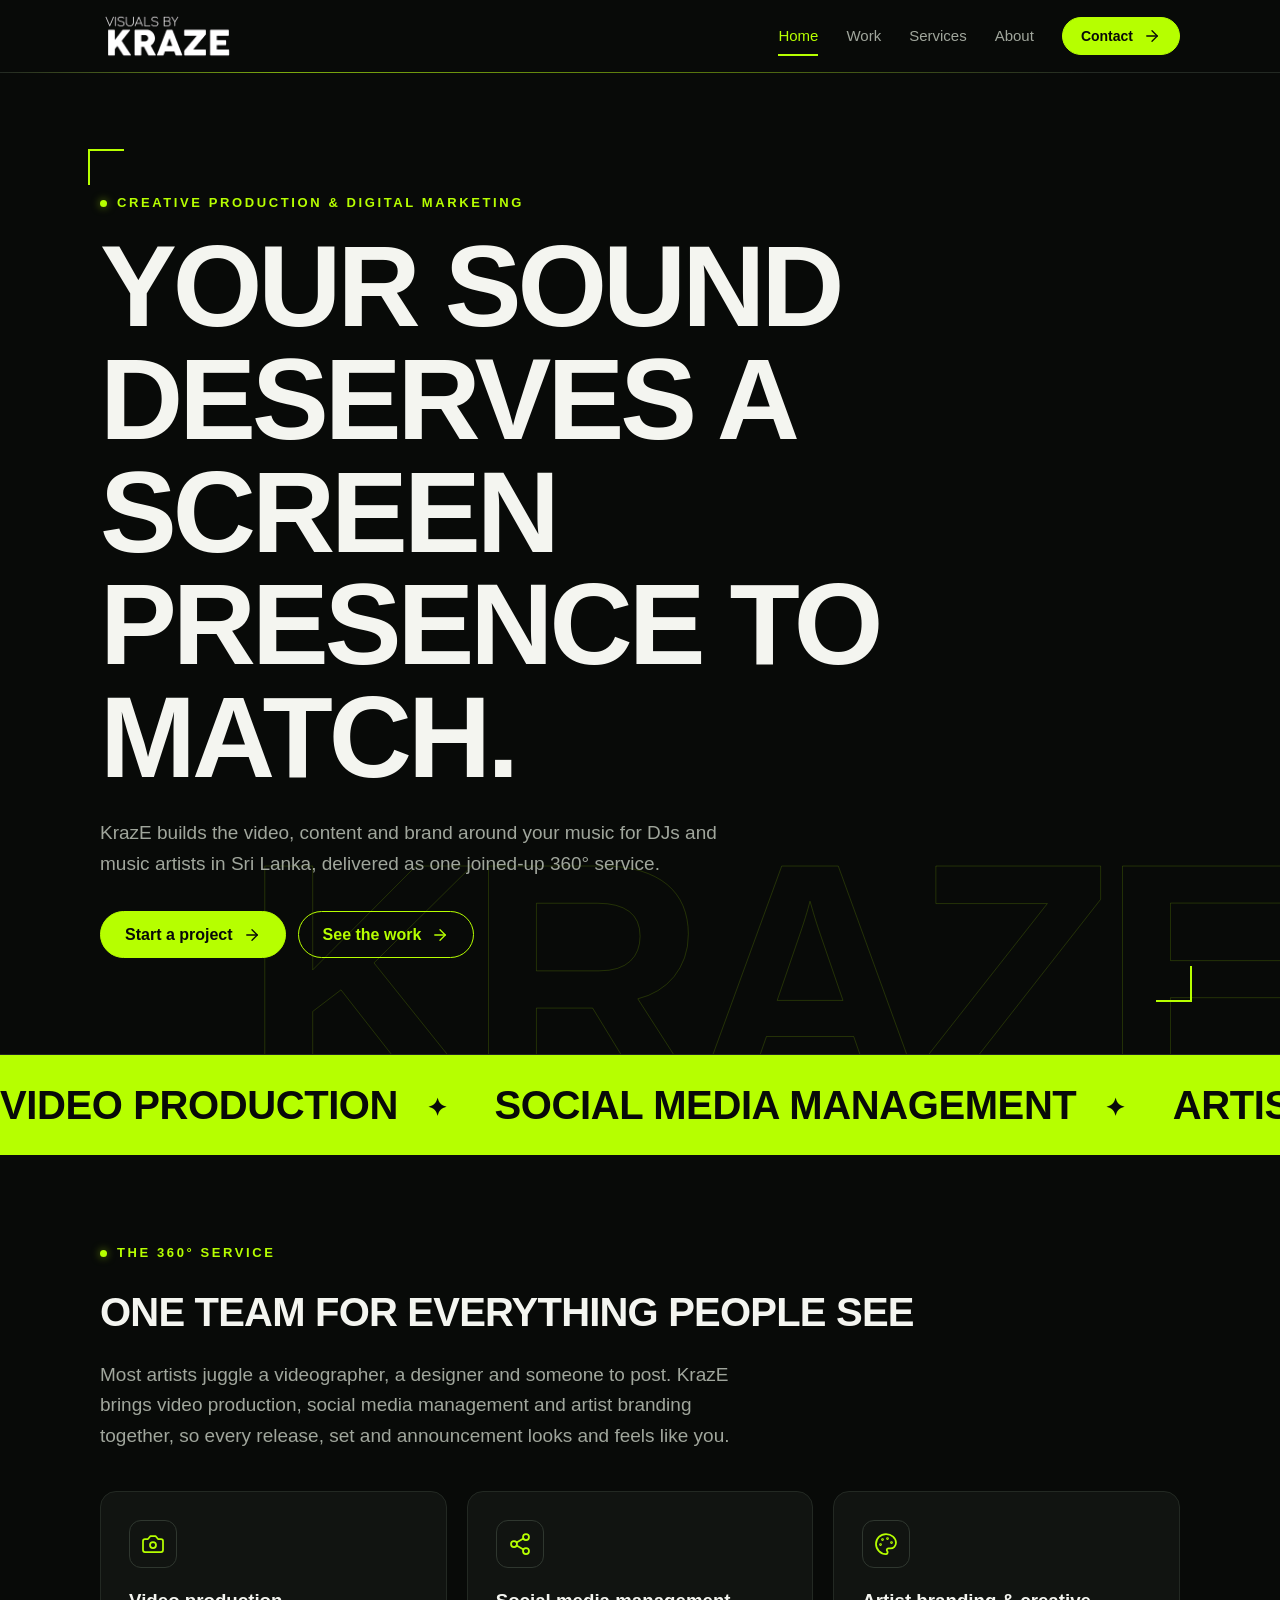
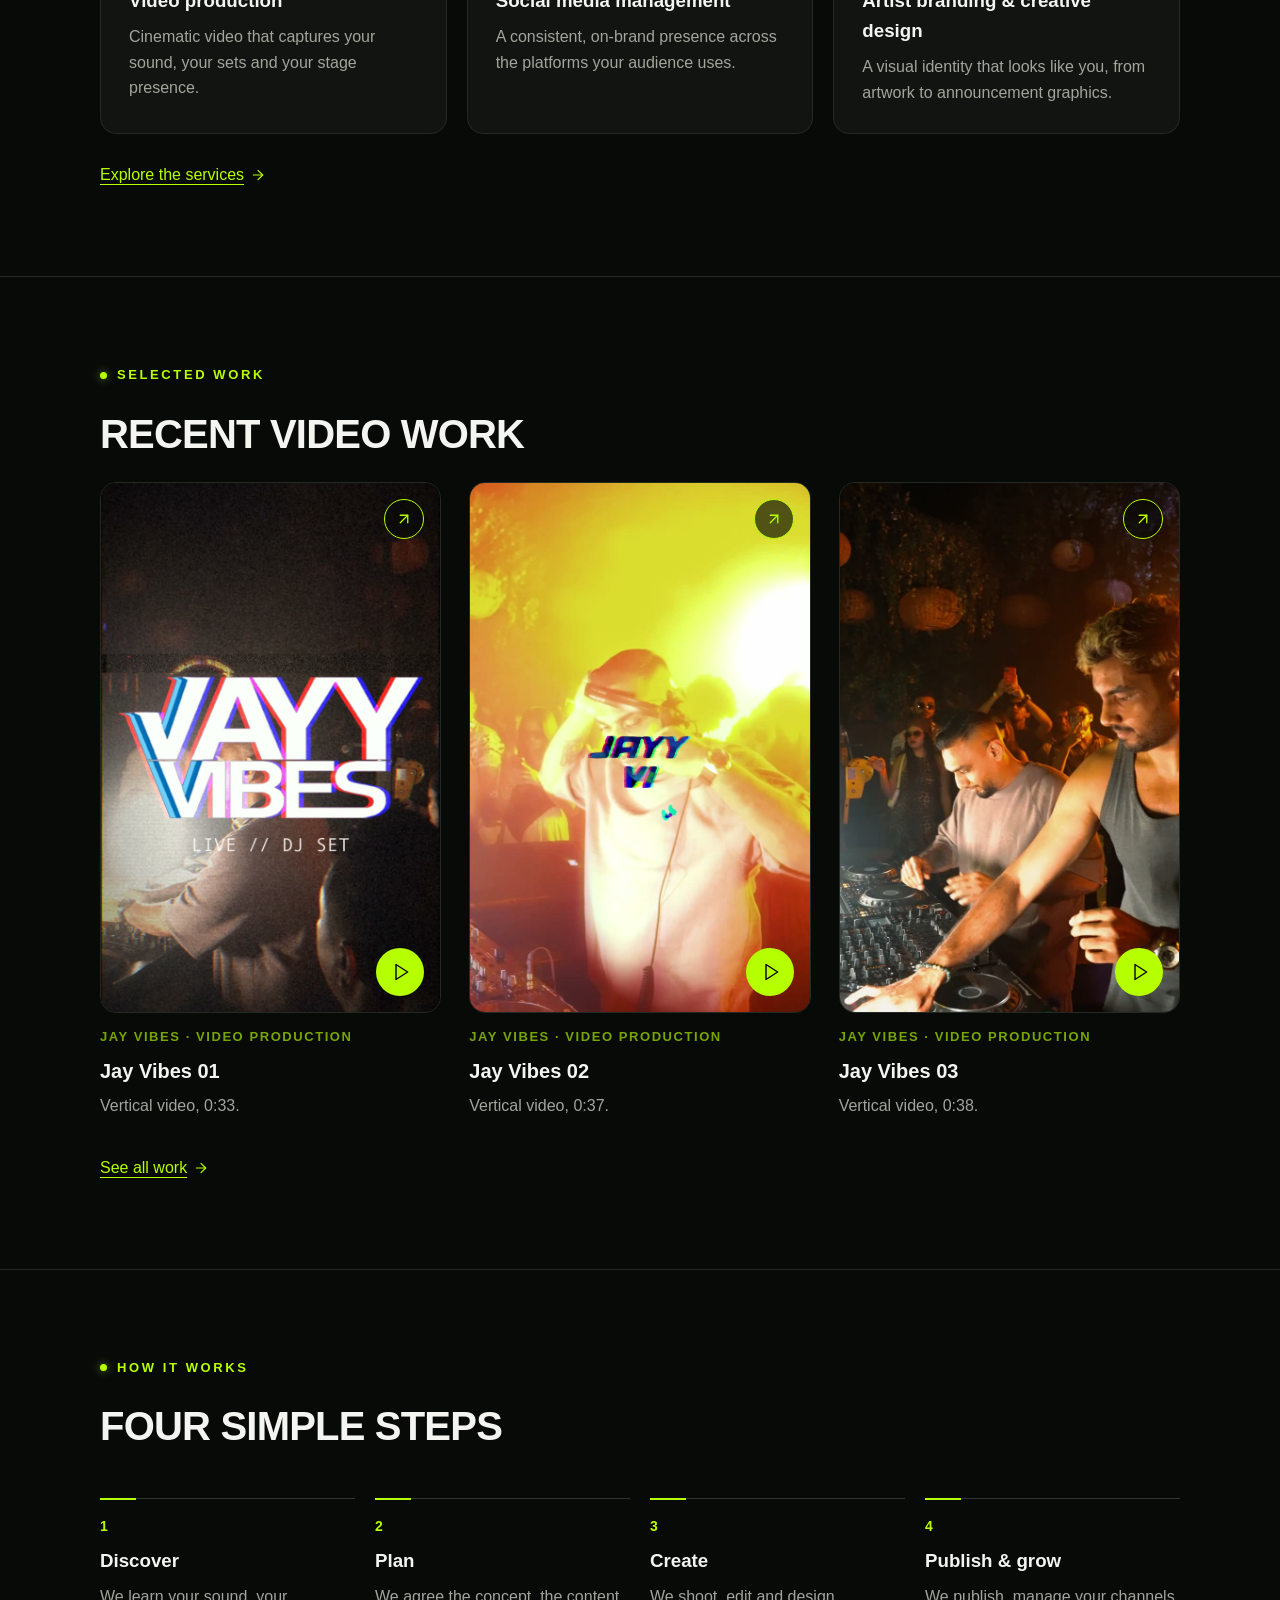
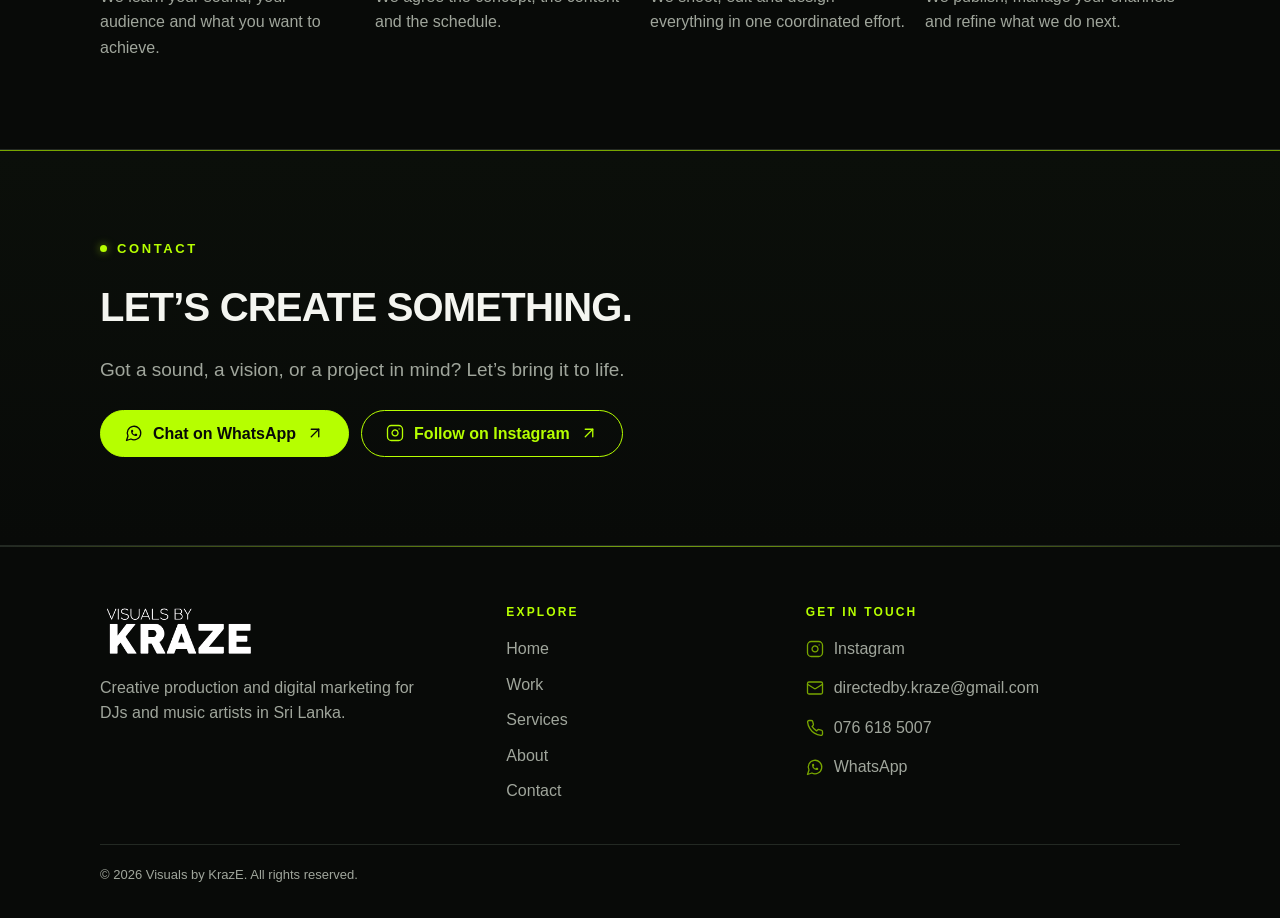
<file: index.html>
<!doctype html>
<html lang="en">
<head>
<meta charset="utf-8">
<meta name="viewport" content="width=device-width,initial-scale=1">
<meta name="theme-color" content="#080A08">
<title>Visuals by KrazE | Creative production and digital marketing for DJs and artists</title>
<meta name="description" content="KrazE builds video, social media and branding for DJs and music artists in Sri Lanka, as one coordinated 360-degree creative service.">
<link rel="canonical" href="https://kidhasia.github.io/kraze-website/">
<meta property="og:type" content="website">
<meta property="og:site_name" content="Visuals by KrazE">
<meta property="og:title" content="Visuals by KrazE | Creative production and digital marketing for DJs and artists">
<meta property="og:description" content="KrazE builds video, social media and branding for DJs and music artists in Sri Lanka, as one coordinated 360-degree creative service.">
<meta property="og:url" content="https://kidhasia.github.io/kraze-website/">
<meta property="og:image" content="https://kidhasia.github.io/kraze-website/images/kraze-logo.jpg">
<meta property="og:image:width" content="1080">
<meta property="og:image:height" content="1080">
<meta property="og:image:alt" content="Visuals by KrazE">
<meta name="twitter:card" content="summary">
<link rel="icon" type="image/png" sizes="32x32" href="images/favicon-32.png">
<link rel="icon" type="image/png" sizes="192x192" href="images/favicon-192.png">
<link rel="apple-touch-icon" href="images/apple-touch-icon.png">
<script>document.documentElement.className+=" js"</script>
<link rel="stylesheet" href="css/style.css">
</head>
<body>
<svg width="0" height="0" style="position:absolute" aria-hidden="true" focusable="false"><defs><symbol id="i-instagram" viewBox="0 0 24 24" fill="none" stroke="currentColor" stroke-width="1.75" stroke-linecap="round" stroke-linejoin="round"><rect width="20" height="20" x="2" y="2" rx="5" ry="5"/><path d="M16 11.37A4 4 0 1 1 12.63 8 4 4 0 0 1 16 11.37z"/><line x1="17.5" x2="17.51" y1="6.5" y2="6.5"/></symbol><symbol id="i-mail" viewBox="0 0 24 24" fill="none" stroke="currentColor" stroke-width="1.75" stroke-linecap="round" stroke-linejoin="round"><rect width="20" height="16" x="2" y="4" rx="2"/><path d="m22 7-8.97 5.7a1.94 1.94 0 0 1-2.06 0L2 7"/></symbol><symbol id="i-phone" viewBox="0 0 24 24" fill="none" stroke="currentColor" stroke-width="1.75" stroke-linecap="round" stroke-linejoin="round"><path d="M22 16.92v3a2 2 0 0 1-2.18 2 19.79 19.79 0 0 1-8.63-3.07 19.5 19.5 0 0 1-6-6 19.79 19.79 0 0 1-3.07-8.67A2 2 0 0 1 4.11 2h3a2 2 0 0 1 2 1.72 12.84 12.84 0 0 0 .7 2.81 2 2 0 0 1-.45 2.11L8.09 9.91a16 16 0 0 0 6 6l1.27-1.27a2 2 0 0 1 2.11-.45 12.84 12.84 0 0 0 2.81.7A2 2 0 0 1 22 16.92z"/></symbol><symbol id="i-whatsapp" viewBox="0 0 24 24" fill="none" stroke="currentColor" stroke-width="1.75" stroke-linecap="round" stroke-linejoin="round"><path d="M7.9 20A9 9 0 1 0 4 16.1L2 22Z"/><path d="M9 10a.5.5 0 0 0 1 0V9a.5.5 0 0 0-1 0v1a5 5 0 0 0 5 5h1a.5.5 0 0 0 0-1h-1a.5.5 0 0 0 0 1"/></symbol><symbol id="i-menu" viewBox="0 0 24 24" fill="none" stroke="currentColor" stroke-width="1.75" stroke-linecap="round" stroke-linejoin="round"><line x1="4" x2="20" y1="7" y2="7"/><line x1="4" x2="20" y1="12" y2="12"/><line x1="4" x2="20" y1="17" y2="17"/></symbol><symbol id="i-close" viewBox="0 0 24 24" fill="none" stroke="currentColor" stroke-width="1.75" stroke-linecap="round" stroke-linejoin="round"><path d="M18 6 6 18"/><path d="m6 6 12 12"/></symbol><symbol id="i-arrow-up-right" viewBox="0 0 24 24" fill="none" stroke="currentColor" stroke-width="1.75" stroke-linecap="round" stroke-linejoin="round"><path d="M7 7h10v10"/><path d="M7 17 17 7"/></symbol><symbol id="i-arrow-right" viewBox="0 0 24 24" fill="none" stroke="currentColor" stroke-width="1.75" stroke-linecap="round" stroke-linejoin="round"><path d="M5 12h14"/><path d="m12 5 7 7-7 7"/></symbol><symbol id="i-play" viewBox="0 0 24 24" fill="none" stroke="currentColor" stroke-width="1.75" stroke-linecap="round" stroke-linejoin="round"><polygon points="6 3 20 12 6 21 6 3"/></symbol><symbol id="i-camera" viewBox="0 0 24 24" fill="none" stroke="currentColor" stroke-width="1.75" stroke-linecap="round" stroke-linejoin="round"><path d="M14.5 4h-5L7 7H4a2 2 0 0 0-2 2v9a2 2 0 0 0 2 2h16a2 2 0 0 0 2-2V9a2 2 0 0 0-2-2h-3l-2.5-3z"/><circle cx="12" cy="13" r="3"/></symbol><symbol id="i-music" viewBox="0 0 24 24" fill="none" stroke="currentColor" stroke-width="1.75" stroke-linecap="round" stroke-linejoin="round"><path d="M9 18V5l12-2v13"/><circle cx="6" cy="18" r="3"/><circle cx="18" cy="16" r="3"/></symbol><symbol id="i-palette" viewBox="0 0 24 24" fill="none" stroke="currentColor" stroke-width="1.75" stroke-linecap="round" stroke-linejoin="round"><circle cx="13.5" cy="6.5" r=".5"/><circle cx="17.5" cy="10.5" r=".5"/><circle cx="8.5" cy="7.5" r=".5"/><circle cx="6.5" cy="12.5" r=".5"/><path d="M12 2C6.5 2 2 6.5 2 12s4.5 10 10 10c.926 0 1.648-.746 1.648-1.688 0-.437-.18-.835-.437-1.125-.29-.289-.438-.652-.438-1.125a1.64 1.64 0 0 1 1.668-1.668h1.996c3.051 0 5.555-2.503 5.555-5.554C21.965 6.012 17.461 2 12 2z"/></symbol><symbol id="i-share" viewBox="0 0 24 24" fill="none" stroke="currentColor" stroke-width="1.75" stroke-linecap="round" stroke-linejoin="round"><circle cx="18" cy="5" r="3"/><circle cx="6" cy="12" r="3"/><circle cx="18" cy="19" r="3"/><line x1="8.59" x2="15.42" y1="13.51" y2="17.49"/><line x1="15.41" x2="8.59" y1="6.51" y2="10.49"/></symbol><symbol id="i-video" viewBox="0 0 24 24" fill="none" stroke="currentColor" stroke-width="1.75" stroke-linecap="round" stroke-linejoin="round"><path d="m16 13 5.223 3.482a.5.5 0 0 0 .777-.416V7.87a.5.5 0 0 0-.752-.432L16 10.5"/><rect x="2" y="6" width="14" height="12" rx="2"/></symbol><symbol id="i-user" viewBox="0 0 24 24" fill="none" stroke="currentColor" stroke-width="1.75" stroke-linecap="round" stroke-linejoin="round"><path d="M19 21v-2a4 4 0 0 0-4-4H9a4 4 0 0 0-4 4v2"/><circle cx="12" cy="7" r="4"/></symbol><symbol id="i-send" viewBox="0 0 24 24" fill="none" stroke="currentColor" stroke-width="1.75" stroke-linecap="round" stroke-linejoin="round"><path d="m22 2-7 20-4-9-9-4Z"/><path d="M22 2 11 13"/></symbol><symbol id="i-message" viewBox="0 0 24 24" fill="none" stroke="currentColor" stroke-width="1.75" stroke-linecap="round" stroke-linejoin="round"><path d="M21 15a2 2 0 0 1-2 2H7l-4 4V5a2 2 0 0 1 2-2h14a2 2 0 0 1 2 2z"/></symbol><symbol id="i-check" viewBox="0 0 24 24" fill="none" stroke="currentColor" stroke-width="1.75" stroke-linecap="round" stroke-linejoin="round"><path d="M22 11.08V12a10 10 0 1 1-5.93-9.14"/><path d="m9 11 3 3L22 4"/></symbol><symbol id="i-alert" viewBox="0 0 24 24" fill="none" stroke="currentColor" stroke-width="1.75" stroke-linecap="round" stroke-linejoin="round"><circle cx="12" cy="12" r="10"/><line x1="12" x2="12" y1="8" y2="12"/><line x1="12" x2="12.01" y1="16" y2="16"/></symbol></defs></svg>
<a class="skip" href="#main">Skip to content</a>
<header class="site-header"><div class="wrap">
<a href="index.html" class="logo-link" aria-label="Visuals by KrazE, home"><span class="logo "><img src="images/kraze-logo.jpg" width="1080" height="1080" alt="Visuals by KrazE" fetchpriority="high"></span></a>
<button class="menu-btn" type="button" aria-label="Open menu" aria-expanded="false" aria-controls="nav"><svg class="icon i-menu" aria-hidden="true" focusable="false"><use href="#i-menu"/></svg><svg class="icon i-close" aria-hidden="true" focusable="false"><use href="#i-close"/></svg></button>
<nav class="nav" id="nav" aria-label="Main"><a href="index.html" aria-current="page">Home</a><a href="work.html">Work</a><a href="services.html">Services</a><a href="about.html">About</a><a class="btn btn--sm" href="contact.html">Contact<svg class="icon" aria-hidden="true" focusable="false"><use href="#i-arrow-right"/></svg></a><ul class="nav-social" aria-label="Contact quick links"><li><a href="https://wa.me/94766185007" target="_blank" rel="noopener noreferrer" aria-label="Chat on WhatsApp (opens in a new tab)"><svg class="icon" aria-hidden="true" focusable="false"><use href="#i-whatsapp"/></svg></a></li><li><a href="https://www.instagram.com/directedby.kraze?vrfl=dHNtbHY2YWUxbzRq" target="_blank" rel="noopener noreferrer" aria-label="Follow on Instagram (opens in a new tab)"><svg class="icon" aria-hidden="true" focusable="false"><use href="#i-instagram"/></svg></a></li><li><a href="mailto:directedby.kraze@gmail.com" aria-label="Email directedby.kraze@gmail.com"><svg class="icon" aria-hidden="true" focusable="false"><use href="#i-mail"/></svg></a></li><li><a href="tel:+94766185007" aria-label="Call 076 618 5007"><svg class="icon" aria-hidden="true" focusable="false"><use href="#i-phone"/></svg></a></li></ul></nav>
</div></header>
<main id="main" tabindex="-1">
<section class="hero"><span class="hero-word" aria-hidden="true">KRAZE</span><div class="wrap">
<p class="eyebrow">Creative production &amp; digital marketing</p>
<h1>Your sound deserves a screen presence to match.</h1>
<p class="lead">KrazE builds the video, content and brand around your music for DJs and music artists in Sri Lanka, delivered as one joined-up 360&deg; service.</p>
<div class="actions"><a class="btn" href="contact.html">Start a project<svg class="icon" aria-hidden="true" focusable="false"><use href="#i-arrow-right"/></svg></a><a class="btn btn--ghost" href="work.html">See the work<svg class="icon" aria-hidden="true" focusable="false"><use href="#i-arrow-right"/></svg></a></div>
</div></section>
<div class="marquee" aria-hidden="true"><div class="marquee-track"><span>Video production</span><span>Social media management</span><span>Artist branding &amp; creative design</span><span>360° service</span><span>Video production</span><span>Social media management</span><span>Artist branding &amp; creative design</span><span>360° service</span><span>Video production</span><span>Social media management</span><span>Artist branding &amp; creative design</span><span>360° service</span><span>Video production</span><span>Social media management</span><span>Artist branding &amp; creative design</span><span>360° service</span></div></div>
<section aria-labelledby="s360-h"><div class="wrap">
<p class="eyebrow">The 360&deg; service</p>
<h2 class="reveal" id="s360-h">One team for everything people see</h2>
<p class="lead">Most artists juggle a videographer, a designer and someone to post. KrazE brings video production, social media management and artist branding together, so every release, set and announcement looks and feels like you.</p>
<div class="grid"><article class="card reveal" style="--d:0.0s"><span class="icon-box"><svg class="icon" aria-hidden="true" focusable="false"><use href="#i-camera"/></svg></span><h3>Video production</h3><p>Cinematic video that captures your sound, your sets and your stage presence.</p></article><article class="card reveal" style="--d:0.1s"><span class="icon-box"><svg class="icon" aria-hidden="true" focusable="false"><use href="#i-share"/></svg></span><h3>Social media management</h3><p>A consistent, on-brand presence across the platforms your audience uses.</p></article><article class="card reveal" style="--d:0.2s"><span class="icon-box"><svg class="icon" aria-hidden="true" focusable="false"><use href="#i-palette"/></svg></span><h3>Artist branding &amp; creative design</h3><p>A visual identity that looks like you, from artwork to announcement graphics.</p></article></div>
<p class="more"><a class="text-link" href="services.html">Explore the services <svg class="icon" aria-hidden="true" focusable="false"><use href="#i-arrow-right"/></svg></a></p>
</div></section>
<section aria-labelledby="feat-h"><div class="wrap"><p class="eyebrow">Selected work</p><h2 class="reveal" id="feat-h">Recent video work</h2><ul class="projects projects--feat"><li class="project reveal" style="--d:0.0s" data-category="Video production"><article><div class="project-media"><img src="media/jay-vibes-01.jpg" width="720" height="1280" alt="Cover frame from Jay Vibes 01" loading="lazy"><video class="preview" src="media/jay-vibes-01-preview.mp4" muted loop playsinline preload="none" aria-hidden="true" tabindex="-1"></video><a class="media-hit" href="work.html" data-cursor="View" aria-label="See Jay Vibes 01 on the Work page"><span class="play-icon"><svg class="icon" aria-hidden="true" focusable="false"><use href="#i-play"/></svg></span><span class="go-icon"><svg class="icon" aria-hidden="true" focusable="false"><use href="#i-arrow-up-right"/></svg></span></a></div><p class="tag">Jay Vibes &middot; Video production</p><h3>Jay Vibes 01</h3><p>Vertical video, 0:33.</p></article></li><li class="project reveal" style="--d:0.12s" data-category="Video production"><article><div class="project-media"><img src="media/jay-vibes-02.jpg" width="720" height="1280" alt="Cover frame from Jay Vibes 02" loading="lazy"><video class="preview" src="media/jay-vibes-02-preview.mp4" muted loop playsinline preload="none" aria-hidden="true" tabindex="-1"></video><a class="media-hit" href="work.html" data-cursor="View" aria-label="See Jay Vibes 02 on the Work page"><span class="play-icon"><svg class="icon" aria-hidden="true" focusable="false"><use href="#i-play"/></svg></span><span class="go-icon"><svg class="icon" aria-hidden="true" focusable="false"><use href="#i-arrow-up-right"/></svg></span></a></div><p class="tag">Jay Vibes &middot; Video production</p><h3>Jay Vibes 02</h3><p>Vertical video, 0:37.</p></article></li><li class="project reveal" style="--d:0.24s" data-category="Video production"><article><div class="project-media"><img src="media/jay-vibes-03.jpg" width="720" height="1280" alt="Cover frame from Jay Vibes 03" loading="lazy"><video class="preview" src="media/jay-vibes-03-preview.mp4" muted loop playsinline preload="none" aria-hidden="true" tabindex="-1"></video><a class="media-hit" href="work.html" data-cursor="View" aria-label="See Jay Vibes 03 on the Work page"><span class="play-icon"><svg class="icon" aria-hidden="true" focusable="false"><use href="#i-play"/></svg></span><span class="go-icon"><svg class="icon" aria-hidden="true" focusable="false"><use href="#i-arrow-up-right"/></svg></span></a></div><p class="tag">Jay Vibes &middot; Video production</p><h3>Jay Vibes 03</h3><p>Vertical video, 0:38.</p></article></li></ul><p class="more"><a class="text-link" href="work.html">See all work <svg class="icon" aria-hidden="true" focusable="false"><use href="#i-arrow-right"/></svg></a></p></div></section>
<section aria-labelledby="flow-h"><div class="wrap"><p class="eyebrow">How it works</p><h2 class="reveal" id="flow-h">Four simple steps</h2><ol class="steps"><li class="step reveal" style="--d:0.0s"><span class="step-n" aria-hidden="true">1</span><h3>Discover</h3><p>We learn your sound, your audience and what you want to achieve.</p></li><li class="step reveal" style="--d:0.1s"><span class="step-n" aria-hidden="true">2</span><h3>Plan</h3><p>We agree the concept, the content and the schedule.</p></li><li class="step reveal" style="--d:0.2s"><span class="step-n" aria-hidden="true">3</span><h3>Create</h3><p>We shoot, edit and design everything in one coordinated effort.</p></li><li class="step reveal" style="--d:0.3s"><span class="step-n" aria-hidden="true">4</span><h3>Publish &amp; grow</h3><p>We publish, manage your channels and refine what we do next.</p></li></ol></div></section>
<section class="band"><div class="wrap reveal"><p class="eyebrow">Contact</p><h2>Let&rsquo;s create something.</h2><p class="lead">Got a sound, a vision, or a project in mind? Let&rsquo;s bring it to life.</p><div class="actions"><a class="btn" href="https://wa.me/94766185007" target="_blank" rel="noopener noreferrer"><svg class="icon" aria-hidden="true" focusable="false"><use href="#i-whatsapp"/></svg>Chat on WhatsApp<svg class="icon" aria-hidden="true" focusable="false"><use href="#i-arrow-up-right"/></svg><span class="sr-only"> (opens in a new tab)</span></a><a class="btn btn--ghost" href="https://www.instagram.com/directedby.kraze?vrfl=dHNtbHY2YWUxbzRq" target="_blank" rel="noopener noreferrer"><svg class="icon" aria-hidden="true" focusable="false"><use href="#i-instagram"/></svg>Follow on Instagram<svg class="icon" aria-hidden="true" focusable="false"><use href="#i-arrow-up-right"/></svg><span class="sr-only"> (opens in a new tab)</span></a></div></div></section>
</main>
<footer class="site-footer"><div class="wrap">
<div class="footer-grid">
<div class="footer-brand"><a href="index.html" class="logo-link" aria-label="Visuals by KrazE, home"><span class="logo logo--footer"><img src="images/kraze-logo.jpg" width="1080" height="1080" alt="Visuals by KrazE" loading="lazy"></span></a><p>Creative production and digital marketing for DJs and music artists in Sri Lanka.</p></div>
<nav aria-label="Footer"><p class="foot-h">Explore</p><ul class="footer-list"><li><a href="index.html">Home</a></li><li><a href="work.html">Work</a></li><li><a href="services.html">Services</a></li><li><a href="about.html">About</a></li><li><a href="contact.html">Contact</a></li></ul></nav>
<div><p class="foot-h">Get in touch</p><ul class="footer-list footer-list--icons"><li><a href="https://www.instagram.com/directedby.kraze?vrfl=dHNtbHY2YWUxbzRq" target="_blank" rel="noopener noreferrer"><svg class="icon" aria-hidden="true" focusable="false"><use href="#i-instagram"/></svg>Instagram<span class="sr-only"> (opens in a new tab)</span></a></li><li><a href="mailto:directedby.kraze@gmail.com"><svg class="icon" aria-hidden="true" focusable="false"><use href="#i-mail"/></svg>directedby.kraze@gmail.com</a></li><li><a href="tel:+94766185007"><svg class="icon" aria-hidden="true" focusable="false"><use href="#i-phone"/></svg>076 618 5007</a></li><li><a href="https://wa.me/94766185007" target="_blank" rel="noopener noreferrer"><svg class="icon" aria-hidden="true" focusable="false"><use href="#i-whatsapp"/></svg>WhatsApp<span class="sr-only"> (opens in a new tab)</span></a></li></ul></div>
</div>
<div class="copy">&copy; <span data-year>2026</span> Visuals by KrazE. All rights reserved.</div>
</div></footer>
<script src="js/nav.js" defer></script><script src="js/fx.js" defer></script>
</body>
</html>
</file>
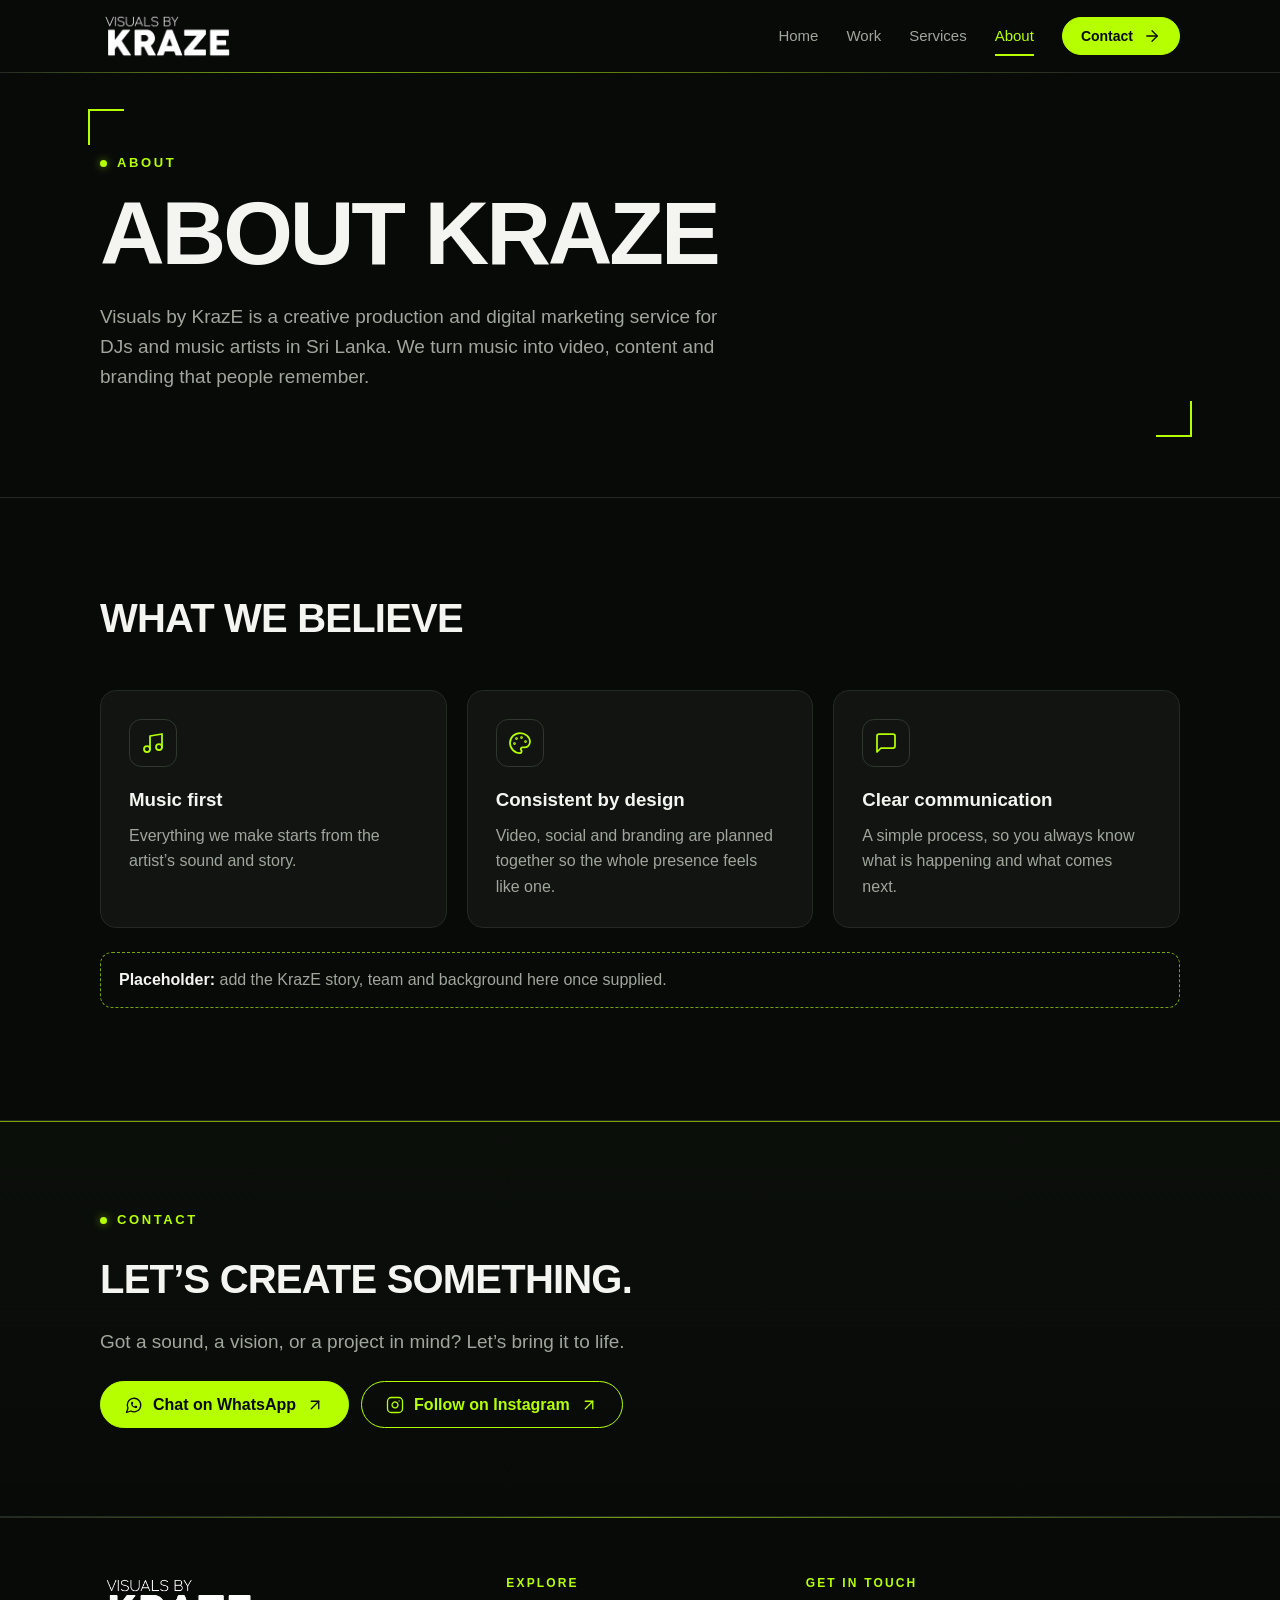
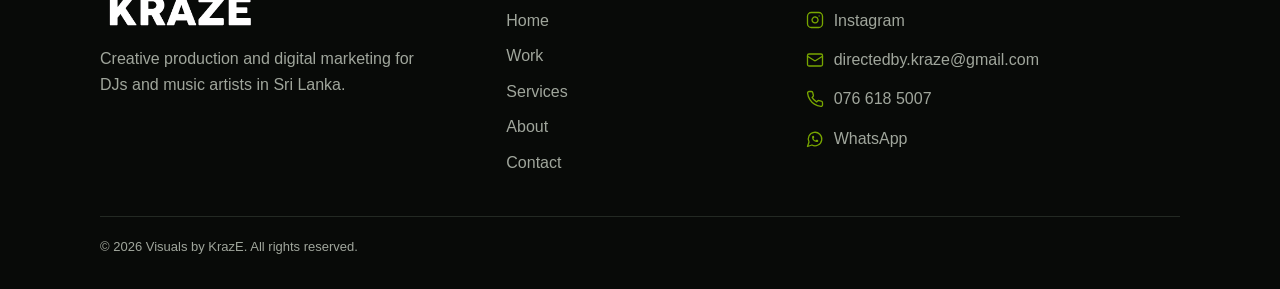
<file: about.html>
<!doctype html>
<html lang="en">
<head>
<meta charset="utf-8">
<meta name="viewport" content="width=device-width,initial-scale=1">
<meta name="theme-color" content="#080A08">
<title>About | Visuals by KrazE</title>
<meta name="description" content="About Visuals by KrazE, a creative production and digital marketing service for DJs and music artists in Sri Lanka.">
<link rel="canonical" href="https://kidhasia.github.io/kraze-website/about.html">
<meta property="og:type" content="website">
<meta property="og:site_name" content="Visuals by KrazE">
<meta property="og:title" content="About | Visuals by KrazE">
<meta property="og:description" content="About Visuals by KrazE, a creative production and digital marketing service for DJs and music artists in Sri Lanka.">
<meta property="og:url" content="https://kidhasia.github.io/kraze-website/about.html">
<meta property="og:image" content="https://kidhasia.github.io/kraze-website/images/kraze-logo.jpg">
<meta property="og:image:width" content="1080">
<meta property="og:image:height" content="1080">
<meta property="og:image:alt" content="Visuals by KrazE">
<meta name="twitter:card" content="summary">
<link rel="icon" type="image/png" sizes="32x32" href="images/favicon-32.png">
<link rel="icon" type="image/png" sizes="192x192" href="images/favicon-192.png">
<link rel="apple-touch-icon" href="images/apple-touch-icon.png">
<script>document.documentElement.className+=" js"</script>
<link rel="stylesheet" href="css/style.css">
</head>
<body>
<svg width="0" height="0" style="position:absolute" aria-hidden="true" focusable="false"><defs><symbol id="i-instagram" viewBox="0 0 24 24" fill="none" stroke="currentColor" stroke-width="1.75" stroke-linecap="round" stroke-linejoin="round"><rect width="20" height="20" x="2" y="2" rx="5" ry="5"/><path d="M16 11.37A4 4 0 1 1 12.63 8 4 4 0 0 1 16 11.37z"/><line x1="17.5" x2="17.51" y1="6.5" y2="6.5"/></symbol><symbol id="i-mail" viewBox="0 0 24 24" fill="none" stroke="currentColor" stroke-width="1.75" stroke-linecap="round" stroke-linejoin="round"><rect width="20" height="16" x="2" y="4" rx="2"/><path d="m22 7-8.97 5.7a1.94 1.94 0 0 1-2.06 0L2 7"/></symbol><symbol id="i-phone" viewBox="0 0 24 24" fill="none" stroke="currentColor" stroke-width="1.75" stroke-linecap="round" stroke-linejoin="round"><path d="M22 16.92v3a2 2 0 0 1-2.18 2 19.79 19.79 0 0 1-8.63-3.07 19.5 19.5 0 0 1-6-6 19.79 19.79 0 0 1-3.07-8.67A2 2 0 0 1 4.11 2h3a2 2 0 0 1 2 1.72 12.84 12.84 0 0 0 .7 2.81 2 2 0 0 1-.45 2.11L8.09 9.91a16 16 0 0 0 6 6l1.27-1.27a2 2 0 0 1 2.11-.45 12.84 12.84 0 0 0 2.81.7A2 2 0 0 1 22 16.92z"/></symbol><symbol id="i-whatsapp" viewBox="0 0 24 24" fill="none" stroke="currentColor" stroke-width="1.75" stroke-linecap="round" stroke-linejoin="round"><path d="M7.9 20A9 9 0 1 0 4 16.1L2 22Z"/><path d="M9 10a.5.5 0 0 0 1 0V9a.5.5 0 0 0-1 0v1a5 5 0 0 0 5 5h1a.5.5 0 0 0 0-1h-1a.5.5 0 0 0 0 1"/></symbol><symbol id="i-menu" viewBox="0 0 24 24" fill="none" stroke="currentColor" stroke-width="1.75" stroke-linecap="round" stroke-linejoin="round"><line x1="4" x2="20" y1="7" y2="7"/><line x1="4" x2="20" y1="12" y2="12"/><line x1="4" x2="20" y1="17" y2="17"/></symbol><symbol id="i-close" viewBox="0 0 24 24" fill="none" stroke="currentColor" stroke-width="1.75" stroke-linecap="round" stroke-linejoin="round"><path d="M18 6 6 18"/><path d="m6 6 12 12"/></symbol><symbol id="i-arrow-up-right" viewBox="0 0 24 24" fill="none" stroke="currentColor" stroke-width="1.75" stroke-linecap="round" stroke-linejoin="round"><path d="M7 7h10v10"/><path d="M7 17 17 7"/></symbol><symbol id="i-arrow-right" viewBox="0 0 24 24" fill="none" stroke="currentColor" stroke-width="1.75" stroke-linecap="round" stroke-linejoin="round"><path d="M5 12h14"/><path d="m12 5 7 7-7 7"/></symbol><symbol id="i-play" viewBox="0 0 24 24" fill="none" stroke="currentColor" stroke-width="1.75" stroke-linecap="round" stroke-linejoin="round"><polygon points="6 3 20 12 6 21 6 3"/></symbol><symbol id="i-camera" viewBox="0 0 24 24" fill="none" stroke="currentColor" stroke-width="1.75" stroke-linecap="round" stroke-linejoin="round"><path d="M14.5 4h-5L7 7H4a2 2 0 0 0-2 2v9a2 2 0 0 0 2 2h16a2 2 0 0 0 2-2V9a2 2 0 0 0-2-2h-3l-2.5-3z"/><circle cx="12" cy="13" r="3"/></symbol><symbol id="i-music" viewBox="0 0 24 24" fill="none" stroke="currentColor" stroke-width="1.75" stroke-linecap="round" stroke-linejoin="round"><path d="M9 18V5l12-2v13"/><circle cx="6" cy="18" r="3"/><circle cx="18" cy="16" r="3"/></symbol><symbol id="i-palette" viewBox="0 0 24 24" fill="none" stroke="currentColor" stroke-width="1.75" stroke-linecap="round" stroke-linejoin="round"><circle cx="13.5" cy="6.5" r=".5"/><circle cx="17.5" cy="10.5" r=".5"/><circle cx="8.5" cy="7.5" r=".5"/><circle cx="6.5" cy="12.5" r=".5"/><path d="M12 2C6.5 2 2 6.5 2 12s4.5 10 10 10c.926 0 1.648-.746 1.648-1.688 0-.437-.18-.835-.437-1.125-.29-.289-.438-.652-.438-1.125a1.64 1.64 0 0 1 1.668-1.668h1.996c3.051 0 5.555-2.503 5.555-5.554C21.965 6.012 17.461 2 12 2z"/></symbol><symbol id="i-share" viewBox="0 0 24 24" fill="none" stroke="currentColor" stroke-width="1.75" stroke-linecap="round" stroke-linejoin="round"><circle cx="18" cy="5" r="3"/><circle cx="6" cy="12" r="3"/><circle cx="18" cy="19" r="3"/><line x1="8.59" x2="15.42" y1="13.51" y2="17.49"/><line x1="15.41" x2="8.59" y1="6.51" y2="10.49"/></symbol><symbol id="i-video" viewBox="0 0 24 24" fill="none" stroke="currentColor" stroke-width="1.75" stroke-linecap="round" stroke-linejoin="round"><path d="m16 13 5.223 3.482a.5.5 0 0 0 .777-.416V7.87a.5.5 0 0 0-.752-.432L16 10.5"/><rect x="2" y="6" width="14" height="12" rx="2"/></symbol><symbol id="i-user" viewBox="0 0 24 24" fill="none" stroke="currentColor" stroke-width="1.75" stroke-linecap="round" stroke-linejoin="round"><path d="M19 21v-2a4 4 0 0 0-4-4H9a4 4 0 0 0-4 4v2"/><circle cx="12" cy="7" r="4"/></symbol><symbol id="i-send" viewBox="0 0 24 24" fill="none" stroke="currentColor" stroke-width="1.75" stroke-linecap="round" stroke-linejoin="round"><path d="m22 2-7 20-4-9-9-4Z"/><path d="M22 2 11 13"/></symbol><symbol id="i-message" viewBox="0 0 24 24" fill="none" stroke="currentColor" stroke-width="1.75" stroke-linecap="round" stroke-linejoin="round"><path d="M21 15a2 2 0 0 1-2 2H7l-4 4V5a2 2 0 0 1 2-2h14a2 2 0 0 1 2 2z"/></symbol><symbol id="i-check" viewBox="0 0 24 24" fill="none" stroke="currentColor" stroke-width="1.75" stroke-linecap="round" stroke-linejoin="round"><path d="M22 11.08V12a10 10 0 1 1-5.93-9.14"/><path d="m9 11 3 3L22 4"/></symbol><symbol id="i-alert" viewBox="0 0 24 24" fill="none" stroke="currentColor" stroke-width="1.75" stroke-linecap="round" stroke-linejoin="round"><circle cx="12" cy="12" r="10"/><line x1="12" x2="12" y1="8" y2="12"/><line x1="12" x2="12.01" y1="16" y2="16"/></symbol></defs></svg>
<a class="skip" href="#main">Skip to content</a>
<header class="site-header"><div class="wrap">
<a href="index.html" class="logo-link" aria-label="Visuals by KrazE, home"><span class="logo "><img src="images/kraze-logo.jpg" width="1080" height="1080" alt="Visuals by KrazE" fetchpriority="high"></span></a>
<button class="menu-btn" type="button" aria-label="Open menu" aria-expanded="false" aria-controls="nav"><svg class="icon i-menu" aria-hidden="true" focusable="false"><use href="#i-menu"/></svg><svg class="icon i-close" aria-hidden="true" focusable="false"><use href="#i-close"/></svg></button>
<nav class="nav" id="nav" aria-label="Main"><a href="index.html">Home</a><a href="work.html">Work</a><a href="services.html">Services</a><a href="about.html" aria-current="page">About</a><a class="btn btn--sm" href="contact.html">Contact<svg class="icon" aria-hidden="true" focusable="false"><use href="#i-arrow-right"/></svg></a><ul class="nav-social" aria-label="Contact quick links"><li><a href="https://wa.me/94766185007" target="_blank" rel="noopener noreferrer" aria-label="Chat on WhatsApp (opens in a new tab)"><svg class="icon" aria-hidden="true" focusable="false"><use href="#i-whatsapp"/></svg></a></li><li><a href="https://www.instagram.com/directedby.kraze?vrfl=dHNtbHY2YWUxbzRq" target="_blank" rel="noopener noreferrer" aria-label="Follow on Instagram (opens in a new tab)"><svg class="icon" aria-hidden="true" focusable="false"><use href="#i-instagram"/></svg></a></li><li><a href="mailto:directedby.kraze@gmail.com" aria-label="Email directedby.kraze@gmail.com"><svg class="icon" aria-hidden="true" focusable="false"><use href="#i-mail"/></svg></a></li><li><a href="tel:+94766185007" aria-label="Call 076 618 5007"><svg class="icon" aria-hidden="true" focusable="false"><use href="#i-phone"/></svg></a></li></ul></nav>
</div></header>
<main id="main" tabindex="-1">
<section class="hero hero--sm"><div class="wrap">
<p class="eyebrow">About</p><h1>About KrazE</h1>
<p class="lead">Visuals by KrazE is a creative production and digital marketing service for DJs and music artists in Sri Lanka. We turn music into video, content and branding that people remember.</p>
</div></section>
<section aria-labelledby="ab-h"><div class="wrap">
<h2 id="ab-h">What we believe</h2>
<div class="grid">
<article class="card"><span class="icon-box"><svg class="icon" aria-hidden="true" focusable="false"><use href="#i-music"/></svg></span><h3>Music first</h3><p>Everything we make starts from the artist&rsquo;s sound and story.</p></article>
<article class="card"><span class="icon-box"><svg class="icon" aria-hidden="true" focusable="false"><use href="#i-palette"/></svg></span><h3>Consistent by design</h3><p>Video, social and branding are planned together so the whole presence feels like one.</p></article>
<article class="card"><span class="icon-box"><svg class="icon" aria-hidden="true" focusable="false"><use href="#i-message"/></svg></span><h3>Clear communication</h3><p>A simple process, so you always know what is happening and what comes next.</p></article>
</div>
<p class="notice"><strong>Placeholder:</strong> add the KrazE story, team and background here once supplied.</p>
</div></section>
<section class="band"><div class="wrap reveal"><p class="eyebrow">Contact</p><h2>Let&rsquo;s create something.</h2><p class="lead">Got a sound, a vision, or a project in mind? Let&rsquo;s bring it to life.</p><div class="actions"><a class="btn" href="https://wa.me/94766185007" target="_blank" rel="noopener noreferrer"><svg class="icon" aria-hidden="true" focusable="false"><use href="#i-whatsapp"/></svg>Chat on WhatsApp<svg class="icon" aria-hidden="true" focusable="false"><use href="#i-arrow-up-right"/></svg><span class="sr-only"> (opens in a new tab)</span></a><a class="btn btn--ghost" href="https://www.instagram.com/directedby.kraze?vrfl=dHNtbHY2YWUxbzRq" target="_blank" rel="noopener noreferrer"><svg class="icon" aria-hidden="true" focusable="false"><use href="#i-instagram"/></svg>Follow on Instagram<svg class="icon" aria-hidden="true" focusable="false"><use href="#i-arrow-up-right"/></svg><span class="sr-only"> (opens in a new tab)</span></a></div></div></section>
</main>
<footer class="site-footer"><div class="wrap">
<div class="footer-grid">
<div class="footer-brand"><a href="index.html" class="logo-link" aria-label="Visuals by KrazE, home"><span class="logo logo--footer"><img src="images/kraze-logo.jpg" width="1080" height="1080" alt="Visuals by KrazE" loading="lazy"></span></a><p>Creative production and digital marketing for DJs and music artists in Sri Lanka.</p></div>
<nav aria-label="Footer"><p class="foot-h">Explore</p><ul class="footer-list"><li><a href="index.html">Home</a></li><li><a href="work.html">Work</a></li><li><a href="services.html">Services</a></li><li><a href="about.html">About</a></li><li><a href="contact.html">Contact</a></li></ul></nav>
<div><p class="foot-h">Get in touch</p><ul class="footer-list footer-list--icons"><li><a href="https://www.instagram.com/directedby.kraze?vrfl=dHNtbHY2YWUxbzRq" target="_blank" rel="noopener noreferrer"><svg class="icon" aria-hidden="true" focusable="false"><use href="#i-instagram"/></svg>Instagram<span class="sr-only"> (opens in a new tab)</span></a></li><li><a href="mailto:directedby.kraze@gmail.com"><svg class="icon" aria-hidden="true" focusable="false"><use href="#i-mail"/></svg>directedby.kraze@gmail.com</a></li><li><a href="tel:+94766185007"><svg class="icon" aria-hidden="true" focusable="false"><use href="#i-phone"/></svg>076 618 5007</a></li><li><a href="https://wa.me/94766185007" target="_blank" rel="noopener noreferrer"><svg class="icon" aria-hidden="true" focusable="false"><use href="#i-whatsapp"/></svg>WhatsApp<span class="sr-only"> (opens in a new tab)</span></a></li></ul></div>
</div>
<div class="copy">&copy; <span data-year>2026</span> Visuals by KrazE. All rights reserved.</div>
</div></footer>
<script src="js/nav.js" defer></script><script src="js/fx.js" defer></script>
</body>
</html>
</file>
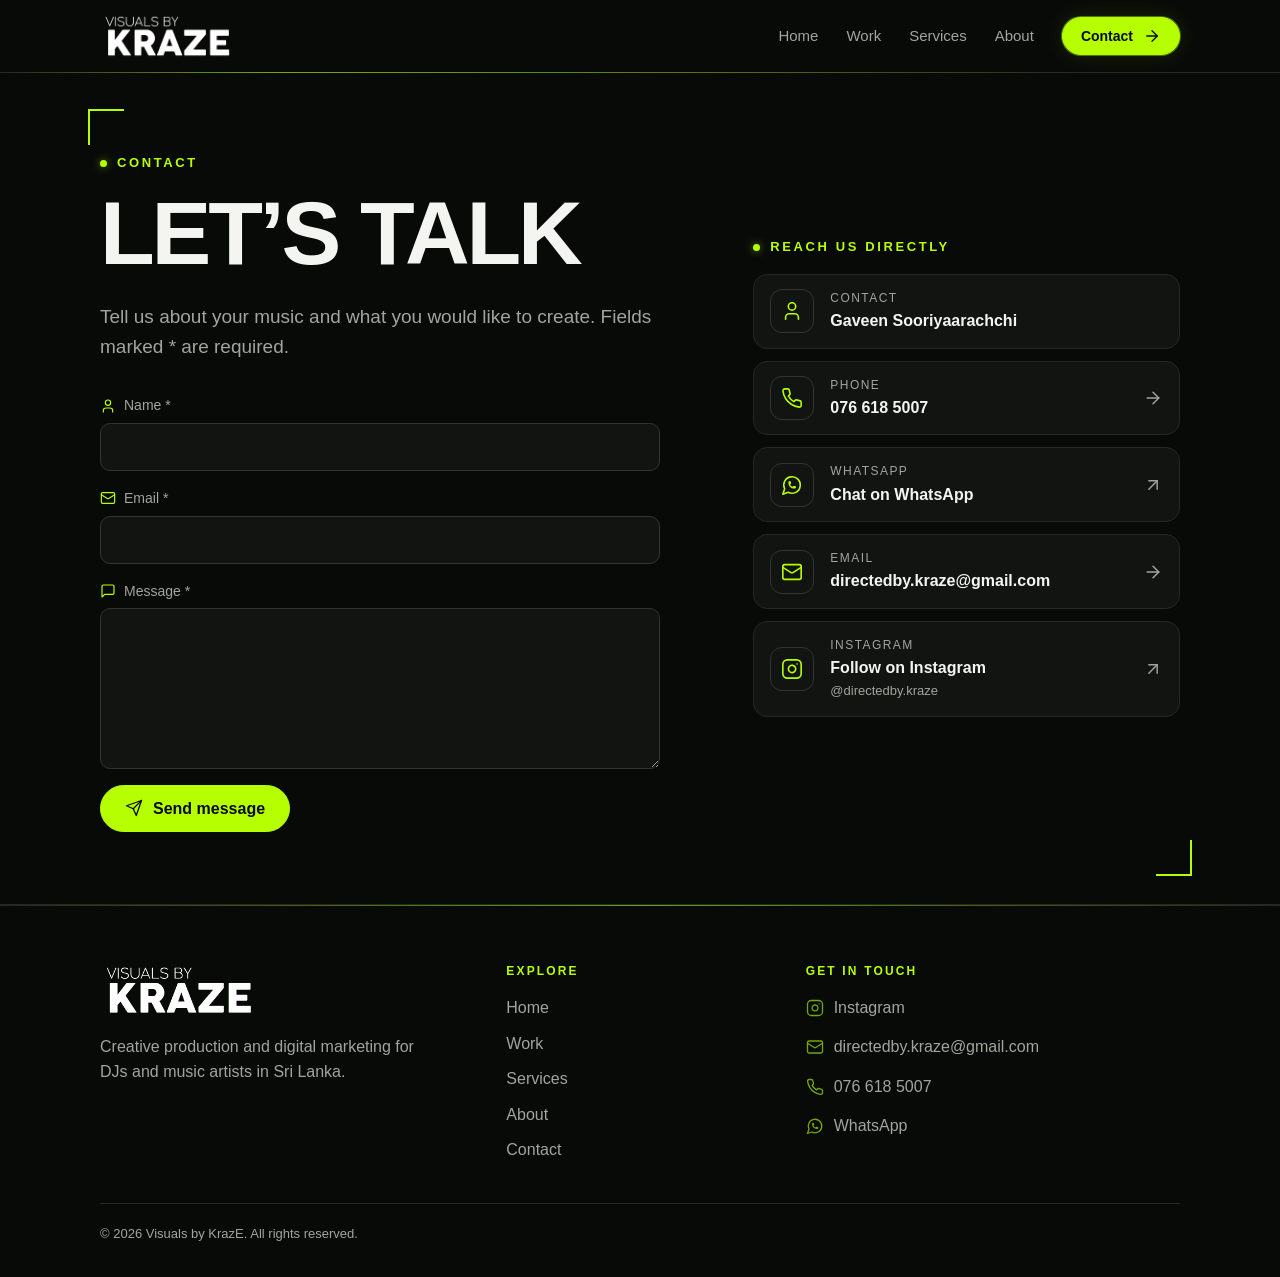
<file: contact.html>
<!doctype html>
<html lang="en">
<head>
<meta charset="utf-8">
<meta name="viewport" content="width=device-width,initial-scale=1">
<meta name="theme-color" content="#080A08">
<title>Contact | Visuals by KrazE</title>
<meta name="description" content="Contact Visuals by KrazE to start a video, social media or branding project for your music.">
<link rel="canonical" href="https://kidhasia.github.io/kraze-website/contact.html">
<meta property="og:type" content="website">
<meta property="og:site_name" content="Visuals by KrazE">
<meta property="og:title" content="Contact | Visuals by KrazE">
<meta property="og:description" content="Contact Visuals by KrazE to start a video, social media or branding project for your music.">
<meta property="og:url" content="https://kidhasia.github.io/kraze-website/contact.html">
<meta property="og:image" content="https://kidhasia.github.io/kraze-website/images/kraze-logo.jpg">
<meta property="og:image:width" content="1080">
<meta property="og:image:height" content="1080">
<meta property="og:image:alt" content="Visuals by KrazE">
<meta name="twitter:card" content="summary">
<link rel="icon" type="image/png" sizes="32x32" href="images/favicon-32.png">
<link rel="icon" type="image/png" sizes="192x192" href="images/favicon-192.png">
<link rel="apple-touch-icon" href="images/apple-touch-icon.png">
<script>document.documentElement.className+=" js"</script>
<link rel="stylesheet" href="css/style.css">
</head>
<body>
<svg width="0" height="0" style="position:absolute" aria-hidden="true" focusable="false"><defs><symbol id="i-instagram" viewBox="0 0 24 24" fill="none" stroke="currentColor" stroke-width="1.75" stroke-linecap="round" stroke-linejoin="round"><rect width="20" height="20" x="2" y="2" rx="5" ry="5"/><path d="M16 11.37A4 4 0 1 1 12.63 8 4 4 0 0 1 16 11.37z"/><line x1="17.5" x2="17.51" y1="6.5" y2="6.5"/></symbol><symbol id="i-mail" viewBox="0 0 24 24" fill="none" stroke="currentColor" stroke-width="1.75" stroke-linecap="round" stroke-linejoin="round"><rect width="20" height="16" x="2" y="4" rx="2"/><path d="m22 7-8.97 5.7a1.94 1.94 0 0 1-2.06 0L2 7"/></symbol><symbol id="i-phone" viewBox="0 0 24 24" fill="none" stroke="currentColor" stroke-width="1.75" stroke-linecap="round" stroke-linejoin="round"><path d="M22 16.92v3a2 2 0 0 1-2.18 2 19.79 19.79 0 0 1-8.63-3.07 19.5 19.5 0 0 1-6-6 19.79 19.79 0 0 1-3.07-8.67A2 2 0 0 1 4.11 2h3a2 2 0 0 1 2 1.72 12.84 12.84 0 0 0 .7 2.81 2 2 0 0 1-.45 2.11L8.09 9.91a16 16 0 0 0 6 6l1.27-1.27a2 2 0 0 1 2.11-.45 12.84 12.84 0 0 0 2.81.7A2 2 0 0 1 22 16.92z"/></symbol><symbol id="i-whatsapp" viewBox="0 0 24 24" fill="none" stroke="currentColor" stroke-width="1.75" stroke-linecap="round" stroke-linejoin="round"><path d="M7.9 20A9 9 0 1 0 4 16.1L2 22Z"/><path d="M9 10a.5.5 0 0 0 1 0V9a.5.5 0 0 0-1 0v1a5 5 0 0 0 5 5h1a.5.5 0 0 0 0-1h-1a.5.5 0 0 0 0 1"/></symbol><symbol id="i-menu" viewBox="0 0 24 24" fill="none" stroke="currentColor" stroke-width="1.75" stroke-linecap="round" stroke-linejoin="round"><line x1="4" x2="20" y1="7" y2="7"/><line x1="4" x2="20" y1="12" y2="12"/><line x1="4" x2="20" y1="17" y2="17"/></symbol><symbol id="i-close" viewBox="0 0 24 24" fill="none" stroke="currentColor" stroke-width="1.75" stroke-linecap="round" stroke-linejoin="round"><path d="M18 6 6 18"/><path d="m6 6 12 12"/></symbol><symbol id="i-arrow-up-right" viewBox="0 0 24 24" fill="none" stroke="currentColor" stroke-width="1.75" stroke-linecap="round" stroke-linejoin="round"><path d="M7 7h10v10"/><path d="M7 17 17 7"/></symbol><symbol id="i-arrow-right" viewBox="0 0 24 24" fill="none" stroke="currentColor" stroke-width="1.75" stroke-linecap="round" stroke-linejoin="round"><path d="M5 12h14"/><path d="m12 5 7 7-7 7"/></symbol><symbol id="i-play" viewBox="0 0 24 24" fill="none" stroke="currentColor" stroke-width="1.75" stroke-linecap="round" stroke-linejoin="round"><polygon points="6 3 20 12 6 21 6 3"/></symbol><symbol id="i-camera" viewBox="0 0 24 24" fill="none" stroke="currentColor" stroke-width="1.75" stroke-linecap="round" stroke-linejoin="round"><path d="M14.5 4h-5L7 7H4a2 2 0 0 0-2 2v9a2 2 0 0 0 2 2h16a2 2 0 0 0 2-2V9a2 2 0 0 0-2-2h-3l-2.5-3z"/><circle cx="12" cy="13" r="3"/></symbol><symbol id="i-music" viewBox="0 0 24 24" fill="none" stroke="currentColor" stroke-width="1.75" stroke-linecap="round" stroke-linejoin="round"><path d="M9 18V5l12-2v13"/><circle cx="6" cy="18" r="3"/><circle cx="18" cy="16" r="3"/></symbol><symbol id="i-palette" viewBox="0 0 24 24" fill="none" stroke="currentColor" stroke-width="1.75" stroke-linecap="round" stroke-linejoin="round"><circle cx="13.5" cy="6.5" r=".5"/><circle cx="17.5" cy="10.5" r=".5"/><circle cx="8.5" cy="7.5" r=".5"/><circle cx="6.5" cy="12.5" r=".5"/><path d="M12 2C6.5 2 2 6.5 2 12s4.5 10 10 10c.926 0 1.648-.746 1.648-1.688 0-.437-.18-.835-.437-1.125-.29-.289-.438-.652-.438-1.125a1.64 1.64 0 0 1 1.668-1.668h1.996c3.051 0 5.555-2.503 5.555-5.554C21.965 6.012 17.461 2 12 2z"/></symbol><symbol id="i-share" viewBox="0 0 24 24" fill="none" stroke="currentColor" stroke-width="1.75" stroke-linecap="round" stroke-linejoin="round"><circle cx="18" cy="5" r="3"/><circle cx="6" cy="12" r="3"/><circle cx="18" cy="19" r="3"/><line x1="8.59" x2="15.42" y1="13.51" y2="17.49"/><line x1="15.41" x2="8.59" y1="6.51" y2="10.49"/></symbol><symbol id="i-video" viewBox="0 0 24 24" fill="none" stroke="currentColor" stroke-width="1.75" stroke-linecap="round" stroke-linejoin="round"><path d="m16 13 5.223 3.482a.5.5 0 0 0 .777-.416V7.87a.5.5 0 0 0-.752-.432L16 10.5"/><rect x="2" y="6" width="14" height="12" rx="2"/></symbol><symbol id="i-user" viewBox="0 0 24 24" fill="none" stroke="currentColor" stroke-width="1.75" stroke-linecap="round" stroke-linejoin="round"><path d="M19 21v-2a4 4 0 0 0-4-4H9a4 4 0 0 0-4 4v2"/><circle cx="12" cy="7" r="4"/></symbol><symbol id="i-send" viewBox="0 0 24 24" fill="none" stroke="currentColor" stroke-width="1.75" stroke-linecap="round" stroke-linejoin="round"><path d="m22 2-7 20-4-9-9-4Z"/><path d="M22 2 11 13"/></symbol><symbol id="i-message" viewBox="0 0 24 24" fill="none" stroke="currentColor" stroke-width="1.75" stroke-linecap="round" stroke-linejoin="round"><path d="M21 15a2 2 0 0 1-2 2H7l-4 4V5a2 2 0 0 1 2-2h14a2 2 0 0 1 2 2z"/></symbol><symbol id="i-check" viewBox="0 0 24 24" fill="none" stroke="currentColor" stroke-width="1.75" stroke-linecap="round" stroke-linejoin="round"><path d="M22 11.08V12a10 10 0 1 1-5.93-9.14"/><path d="m9 11 3 3L22 4"/></symbol><symbol id="i-alert" viewBox="0 0 24 24" fill="none" stroke="currentColor" stroke-width="1.75" stroke-linecap="round" stroke-linejoin="round"><circle cx="12" cy="12" r="10"/><line x1="12" x2="12" y1="8" y2="12"/><line x1="12" x2="12.01" y1="16" y2="16"/></symbol></defs></svg>
<a class="skip" href="#main">Skip to content</a>
<header class="site-header"><div class="wrap">
<a href="index.html" class="logo-link" aria-label="Visuals by KrazE, home"><span class="logo "><img src="images/kraze-logo.jpg" width="1080" height="1080" alt="Visuals by KrazE" fetchpriority="high"></span></a>
<button class="menu-btn" type="button" aria-label="Open menu" aria-expanded="false" aria-controls="nav"><svg class="icon i-menu" aria-hidden="true" focusable="false"><use href="#i-menu"/></svg><svg class="icon i-close" aria-hidden="true" focusable="false"><use href="#i-close"/></svg></button>
<nav class="nav" id="nav" aria-label="Main"><a href="index.html">Home</a><a href="work.html">Work</a><a href="services.html">Services</a><a href="about.html">About</a><a class="btn btn--sm" aria-current="page" href="contact.html">Contact<svg class="icon" aria-hidden="true" focusable="false"><use href="#i-arrow-right"/></svg></a><ul class="nav-social" aria-label="Contact quick links"><li><a href="https://wa.me/94766185007" target="_blank" rel="noopener noreferrer" aria-label="Chat on WhatsApp (opens in a new tab)"><svg class="icon" aria-hidden="true" focusable="false"><use href="#i-whatsapp"/></svg></a></li><li><a href="https://www.instagram.com/directedby.kraze?vrfl=dHNtbHY2YWUxbzRq" target="_blank" rel="noopener noreferrer" aria-label="Follow on Instagram (opens in a new tab)"><svg class="icon" aria-hidden="true" focusable="false"><use href="#i-instagram"/></svg></a></li><li><a href="mailto:directedby.kraze@gmail.com" aria-label="Email directedby.kraze@gmail.com"><svg class="icon" aria-hidden="true" focusable="false"><use href="#i-mail"/></svg></a></li><li><a href="tel:+94766185007" aria-label="Call 076 618 5007"><svg class="icon" aria-hidden="true" focusable="false"><use href="#i-phone"/></svg></a></li></ul></nav>
</div></header>
<main id="main" tabindex="-1">
<section class="hero hero--sm"><div class="wrap contact-grid">
<div>
<p class="eyebrow">Contact</p><h1>Let&rsquo;s talk</h1>
<p class="lead">Tell us about your music and what you would like to create. Fields marked * are required.</p>
<div id="form-wrap" data-endpoint="" data-min-seconds="3">
<form id="contact-form" novalidate>
<label for="f-name"><span class="lbl"><svg class="icon" aria-hidden="true" focusable="false"><use href="#i-user"/></svg>Name *</span><input id="f-name" name="name" autocomplete="name" required aria-describedby="f-name-err"><span class="err" id="f-name-err" hidden></span></label>
<label for="f-email"><span class="lbl"><svg class="icon" aria-hidden="true" focusable="false"><use href="#i-mail"/></svg>Email *</span><input id="f-email" name="email" type="email" autocomplete="email" required aria-describedby="f-email-err"><span class="err" id="f-email-err" hidden></span></label>
<label for="f-msg"><span class="lbl"><svg class="icon" aria-hidden="true" focusable="false"><use href="#i-message"/></svg>Message *</span><textarea id="f-msg" name="message" rows="6" required minlength="10" aria-describedby="f-msg-err"></textarea><span class="err" id="f-msg-err" hidden></span></label>
<div class="hp" aria-hidden="true"><label>Leave this field empty<input name="website" tabindex="-1" autocomplete="off"></label></div>

<button class="btn" type="submit" id="f-submit"><svg class="icon" aria-hidden="true" focusable="false"><use href="#i-send"/></svg><span class="btn-label">Send message</span></button>
<noscript><p class="notice">JavaScript is needed to send this form.</p></noscript>
</form>
<div id="form-status" class="status" role="status" aria-live="polite" tabindex="-1" hidden></div>
</div>
</div>
<aside aria-label="Contact details"><p class="eyebrow">Reach us directly</p><ul class="contact-list"><li><div class="contact-row contact-row--static"><span class="ci"><svg class="icon" aria-hidden="true" focusable="false"><use href="#i-user"/></svg></span><span class="cr-text"><span class="cr-kick">Contact</span><span class="cr-val">Gaveen Sooriyaarachchi</span></span></div></li><li><a class="contact-row" href="tel:+94766185007"><span class="ci"><svg class="icon" aria-hidden="true" focusable="false"><use href="#i-phone"/></svg></span><span class="cr-text"><span class="cr-kick">Phone</span><span class="cr-val">076 618 5007</span></span><svg class="icon cr-go" aria-hidden="true" focusable="false"><use href="#i-arrow-right"/></svg></a></li><li><a class="contact-row" href="https://wa.me/94766185007" target="_blank" rel="noopener noreferrer"><span class="ci"><svg class="icon" aria-hidden="true" focusable="false"><use href="#i-whatsapp"/></svg></span><span class="cr-text"><span class="cr-kick">WhatsApp</span><span class="cr-val">Chat on WhatsApp</span></span><svg class="icon cr-go" aria-hidden="true" focusable="false"><use href="#i-arrow-up-right"/></svg><span class="sr-only"> (opens in a new tab)</span></a></li><li><a class="contact-row" href="mailto:directedby.kraze@gmail.com"><span class="ci"><svg class="icon" aria-hidden="true" focusable="false"><use href="#i-mail"/></svg></span><span class="cr-text"><span class="cr-kick">Email</span><span class="cr-val">directedby.kraze@gmail.com</span></span><svg class="icon cr-go" aria-hidden="true" focusable="false"><use href="#i-arrow-right"/></svg></a></li><li><a class="contact-row" href="https://www.instagram.com/directedby.kraze?vrfl=dHNtbHY2YWUxbzRq" target="_blank" rel="noopener noreferrer"><span class="ci"><svg class="icon" aria-hidden="true" focusable="false"><use href="#i-instagram"/></svg></span><span class="cr-text"><span class="cr-kick">Instagram</span><span class="cr-val">Follow on Instagram</span><span class="cr-sub">@directedby.kraze</span></span><svg class="icon cr-go" aria-hidden="true" focusable="false"><use href="#i-arrow-up-right"/></svg><span class="sr-only"> (opens in a new tab)</span></a></li></ul></aside>
</div></section>
</main>
<footer class="site-footer"><div class="wrap">
<div class="footer-grid">
<div class="footer-brand"><a href="index.html" class="logo-link" aria-label="Visuals by KrazE, home"><span class="logo logo--footer"><img src="images/kraze-logo.jpg" width="1080" height="1080" alt="Visuals by KrazE" loading="lazy"></span></a><p>Creative production and digital marketing for DJs and music artists in Sri Lanka.</p></div>
<nav aria-label="Footer"><p class="foot-h">Explore</p><ul class="footer-list"><li><a href="index.html">Home</a></li><li><a href="work.html">Work</a></li><li><a href="services.html">Services</a></li><li><a href="about.html">About</a></li><li><a href="contact.html">Contact</a></li></ul></nav>
<div><p class="foot-h">Get in touch</p><ul class="footer-list footer-list--icons"><li><a href="https://www.instagram.com/directedby.kraze?vrfl=dHNtbHY2YWUxbzRq" target="_blank" rel="noopener noreferrer"><svg class="icon" aria-hidden="true" focusable="false"><use href="#i-instagram"/></svg>Instagram<span class="sr-only"> (opens in a new tab)</span></a></li><li><a href="mailto:directedby.kraze@gmail.com"><svg class="icon" aria-hidden="true" focusable="false"><use href="#i-mail"/></svg>directedby.kraze@gmail.com</a></li><li><a href="tel:+94766185007"><svg class="icon" aria-hidden="true" focusable="false"><use href="#i-phone"/></svg>076 618 5007</a></li><li><a href="https://wa.me/94766185007" target="_blank" rel="noopener noreferrer"><svg class="icon" aria-hidden="true" focusable="false"><use href="#i-whatsapp"/></svg>WhatsApp<span class="sr-only"> (opens in a new tab)</span></a></li></ul></div>
</div>
<div class="copy">&copy; <span data-year>2026</span> Visuals by KrazE. All rights reserved.</div>
</div></footer>
<script src="js/nav.js" defer></script><script src="js/fx.js" defer></script><script src="js/contact.js" defer></script>
</body>
</html>
</file>
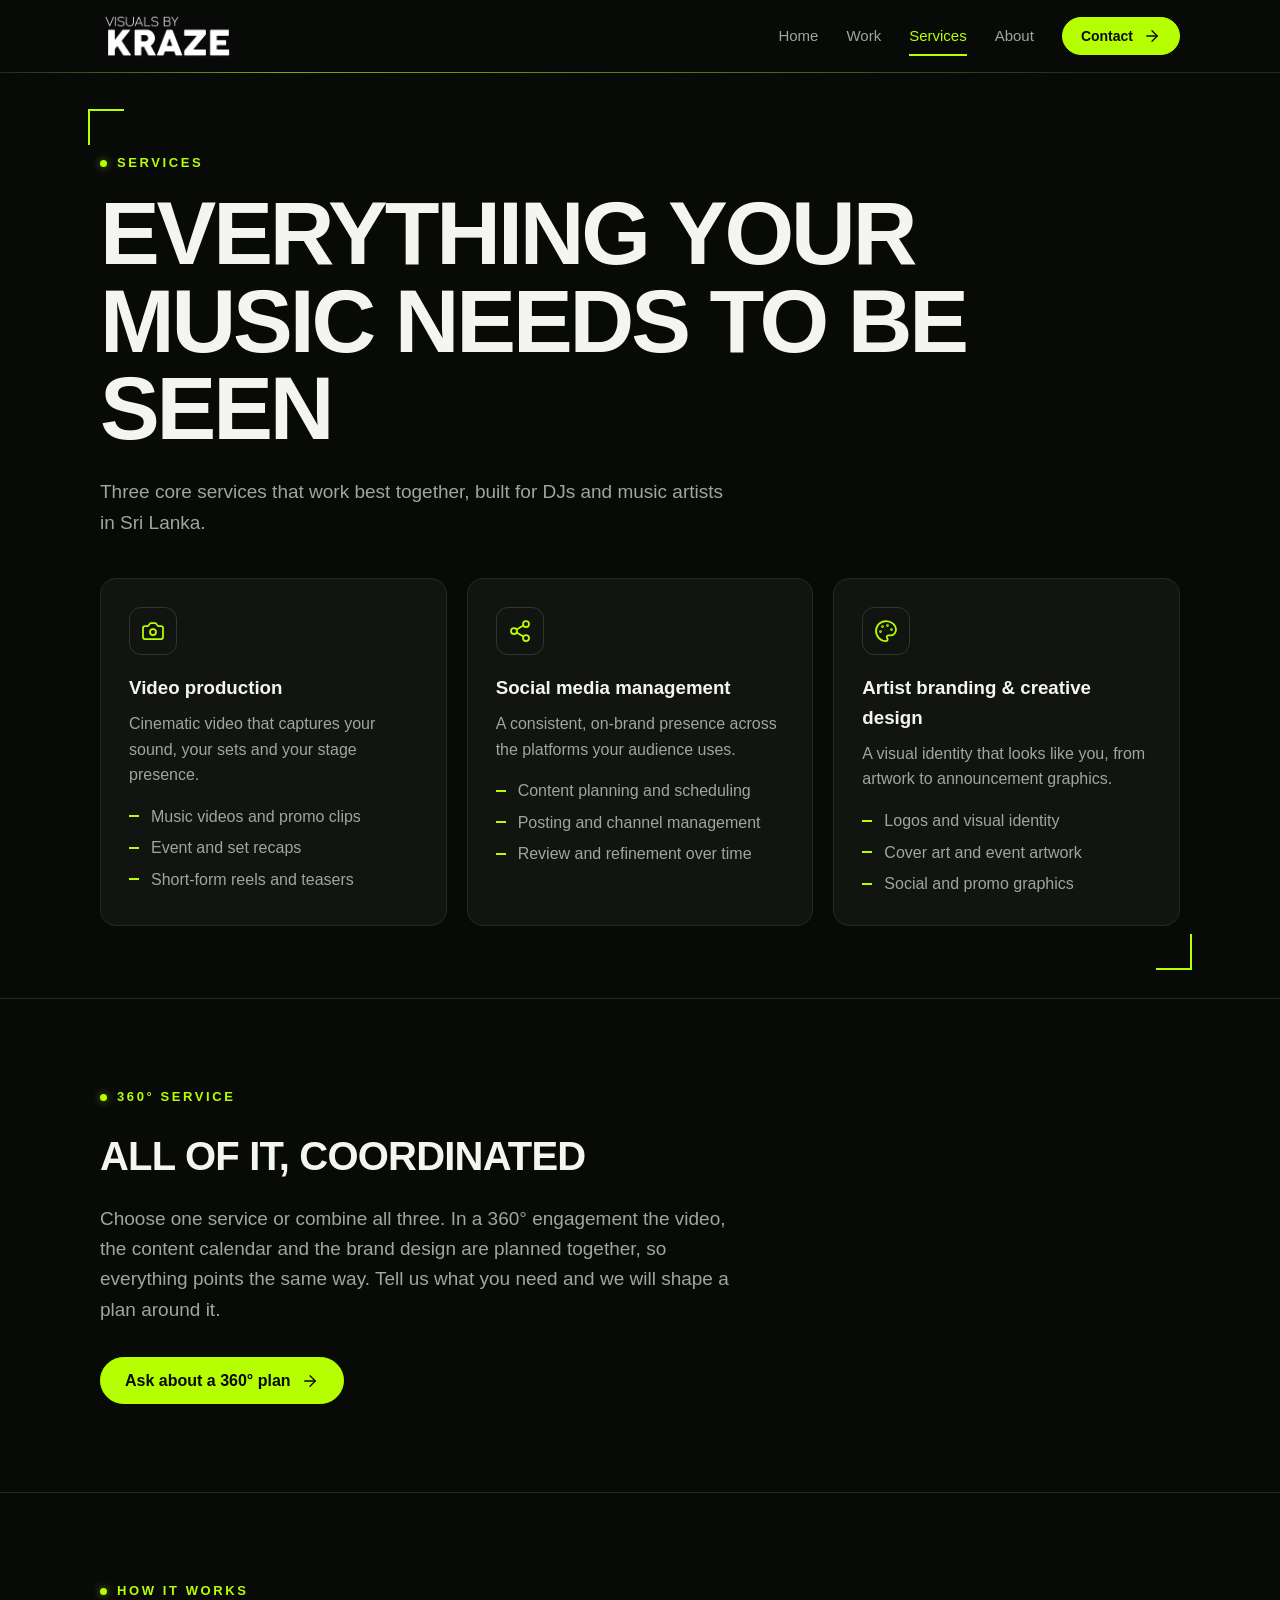
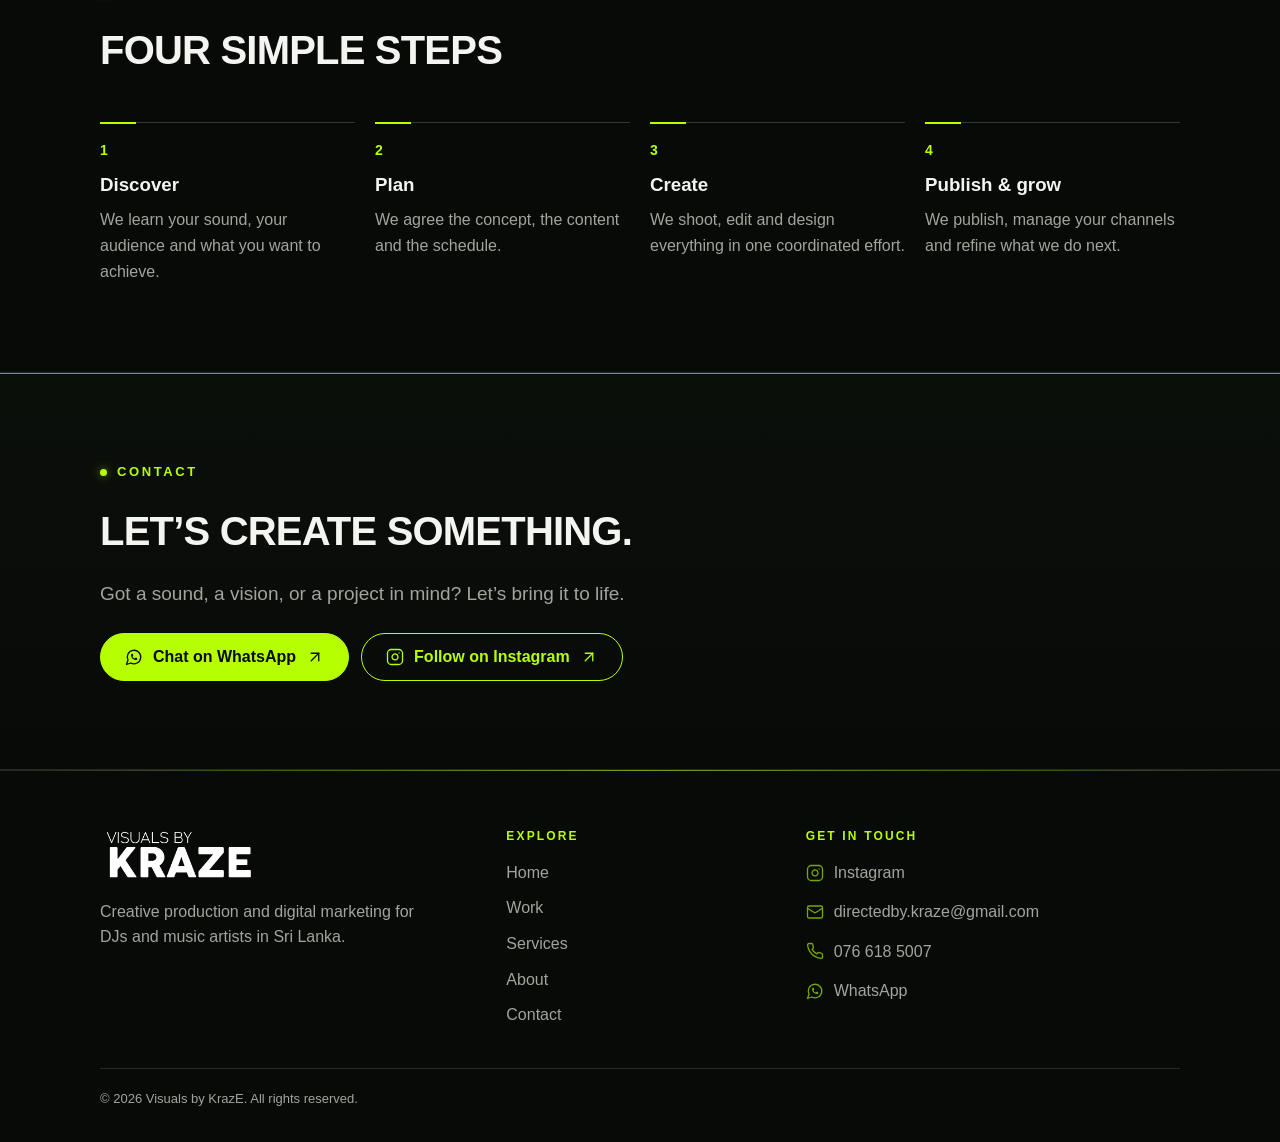
<file: services.html>
<!doctype html>
<html lang="en">
<head>
<meta charset="utf-8">
<meta name="viewport" content="width=device-width,initial-scale=1">
<meta name="theme-color" content="#080A08">
<title>Services | Visuals by KrazE</title>
<meta name="description" content="Video production, social media management and artist branding for DJs and music artists in Sri Lanka, delivered as a 360-degree service.">
<link rel="canonical" href="https://kidhasia.github.io/kraze-website/services.html">
<meta property="og:type" content="website">
<meta property="og:site_name" content="Visuals by KrazE">
<meta property="og:title" content="Services | Visuals by KrazE">
<meta property="og:description" content="Video production, social media management and artist branding for DJs and music artists in Sri Lanka, delivered as a 360-degree service.">
<meta property="og:url" content="https://kidhasia.github.io/kraze-website/services.html">
<meta property="og:image" content="https://kidhasia.github.io/kraze-website/images/kraze-logo.jpg">
<meta property="og:image:width" content="1080">
<meta property="og:image:height" content="1080">
<meta property="og:image:alt" content="Visuals by KrazE">
<meta name="twitter:card" content="summary">
<link rel="icon" type="image/png" sizes="32x32" href="images/favicon-32.png">
<link rel="icon" type="image/png" sizes="192x192" href="images/favicon-192.png">
<link rel="apple-touch-icon" href="images/apple-touch-icon.png">
<script>document.documentElement.className+=" js"</script>
<link rel="stylesheet" href="css/style.css">
</head>
<body>
<svg width="0" height="0" style="position:absolute" aria-hidden="true" focusable="false"><defs><symbol id="i-instagram" viewBox="0 0 24 24" fill="none" stroke="currentColor" stroke-width="1.75" stroke-linecap="round" stroke-linejoin="round"><rect width="20" height="20" x="2" y="2" rx="5" ry="5"/><path d="M16 11.37A4 4 0 1 1 12.63 8 4 4 0 0 1 16 11.37z"/><line x1="17.5" x2="17.51" y1="6.5" y2="6.5"/></symbol><symbol id="i-mail" viewBox="0 0 24 24" fill="none" stroke="currentColor" stroke-width="1.75" stroke-linecap="round" stroke-linejoin="round"><rect width="20" height="16" x="2" y="4" rx="2"/><path d="m22 7-8.97 5.7a1.94 1.94 0 0 1-2.06 0L2 7"/></symbol><symbol id="i-phone" viewBox="0 0 24 24" fill="none" stroke="currentColor" stroke-width="1.75" stroke-linecap="round" stroke-linejoin="round"><path d="M22 16.92v3a2 2 0 0 1-2.18 2 19.79 19.79 0 0 1-8.63-3.07 19.5 19.5 0 0 1-6-6 19.79 19.79 0 0 1-3.07-8.67A2 2 0 0 1 4.11 2h3a2 2 0 0 1 2 1.72 12.84 12.84 0 0 0 .7 2.81 2 2 0 0 1-.45 2.11L8.09 9.91a16 16 0 0 0 6 6l1.27-1.27a2 2 0 0 1 2.11-.45 12.84 12.84 0 0 0 2.81.7A2 2 0 0 1 22 16.92z"/></symbol><symbol id="i-whatsapp" viewBox="0 0 24 24" fill="none" stroke="currentColor" stroke-width="1.75" stroke-linecap="round" stroke-linejoin="round"><path d="M7.9 20A9 9 0 1 0 4 16.1L2 22Z"/><path d="M9 10a.5.5 0 0 0 1 0V9a.5.5 0 0 0-1 0v1a5 5 0 0 0 5 5h1a.5.5 0 0 0 0-1h-1a.5.5 0 0 0 0 1"/></symbol><symbol id="i-menu" viewBox="0 0 24 24" fill="none" stroke="currentColor" stroke-width="1.75" stroke-linecap="round" stroke-linejoin="round"><line x1="4" x2="20" y1="7" y2="7"/><line x1="4" x2="20" y1="12" y2="12"/><line x1="4" x2="20" y1="17" y2="17"/></symbol><symbol id="i-close" viewBox="0 0 24 24" fill="none" stroke="currentColor" stroke-width="1.75" stroke-linecap="round" stroke-linejoin="round"><path d="M18 6 6 18"/><path d="m6 6 12 12"/></symbol><symbol id="i-arrow-up-right" viewBox="0 0 24 24" fill="none" stroke="currentColor" stroke-width="1.75" stroke-linecap="round" stroke-linejoin="round"><path d="M7 7h10v10"/><path d="M7 17 17 7"/></symbol><symbol id="i-arrow-right" viewBox="0 0 24 24" fill="none" stroke="currentColor" stroke-width="1.75" stroke-linecap="round" stroke-linejoin="round"><path d="M5 12h14"/><path d="m12 5 7 7-7 7"/></symbol><symbol id="i-play" viewBox="0 0 24 24" fill="none" stroke="currentColor" stroke-width="1.75" stroke-linecap="round" stroke-linejoin="round"><polygon points="6 3 20 12 6 21 6 3"/></symbol><symbol id="i-camera" viewBox="0 0 24 24" fill="none" stroke="currentColor" stroke-width="1.75" stroke-linecap="round" stroke-linejoin="round"><path d="M14.5 4h-5L7 7H4a2 2 0 0 0-2 2v9a2 2 0 0 0 2 2h16a2 2 0 0 0 2-2V9a2 2 0 0 0-2-2h-3l-2.5-3z"/><circle cx="12" cy="13" r="3"/></symbol><symbol id="i-music" viewBox="0 0 24 24" fill="none" stroke="currentColor" stroke-width="1.75" stroke-linecap="round" stroke-linejoin="round"><path d="M9 18V5l12-2v13"/><circle cx="6" cy="18" r="3"/><circle cx="18" cy="16" r="3"/></symbol><symbol id="i-palette" viewBox="0 0 24 24" fill="none" stroke="currentColor" stroke-width="1.75" stroke-linecap="round" stroke-linejoin="round"><circle cx="13.5" cy="6.5" r=".5"/><circle cx="17.5" cy="10.5" r=".5"/><circle cx="8.5" cy="7.5" r=".5"/><circle cx="6.5" cy="12.5" r=".5"/><path d="M12 2C6.5 2 2 6.5 2 12s4.5 10 10 10c.926 0 1.648-.746 1.648-1.688 0-.437-.18-.835-.437-1.125-.29-.289-.438-.652-.438-1.125a1.64 1.64 0 0 1 1.668-1.668h1.996c3.051 0 5.555-2.503 5.555-5.554C21.965 6.012 17.461 2 12 2z"/></symbol><symbol id="i-share" viewBox="0 0 24 24" fill="none" stroke="currentColor" stroke-width="1.75" stroke-linecap="round" stroke-linejoin="round"><circle cx="18" cy="5" r="3"/><circle cx="6" cy="12" r="3"/><circle cx="18" cy="19" r="3"/><line x1="8.59" x2="15.42" y1="13.51" y2="17.49"/><line x1="15.41" x2="8.59" y1="6.51" y2="10.49"/></symbol><symbol id="i-video" viewBox="0 0 24 24" fill="none" stroke="currentColor" stroke-width="1.75" stroke-linecap="round" stroke-linejoin="round"><path d="m16 13 5.223 3.482a.5.5 0 0 0 .777-.416V7.87a.5.5 0 0 0-.752-.432L16 10.5"/><rect x="2" y="6" width="14" height="12" rx="2"/></symbol><symbol id="i-user" viewBox="0 0 24 24" fill="none" stroke="currentColor" stroke-width="1.75" stroke-linecap="round" stroke-linejoin="round"><path d="M19 21v-2a4 4 0 0 0-4-4H9a4 4 0 0 0-4 4v2"/><circle cx="12" cy="7" r="4"/></symbol><symbol id="i-send" viewBox="0 0 24 24" fill="none" stroke="currentColor" stroke-width="1.75" stroke-linecap="round" stroke-linejoin="round"><path d="m22 2-7 20-4-9-9-4Z"/><path d="M22 2 11 13"/></symbol><symbol id="i-message" viewBox="0 0 24 24" fill="none" stroke="currentColor" stroke-width="1.75" stroke-linecap="round" stroke-linejoin="round"><path d="M21 15a2 2 0 0 1-2 2H7l-4 4V5a2 2 0 0 1 2-2h14a2 2 0 0 1 2 2z"/></symbol><symbol id="i-check" viewBox="0 0 24 24" fill="none" stroke="currentColor" stroke-width="1.75" stroke-linecap="round" stroke-linejoin="round"><path d="M22 11.08V12a10 10 0 1 1-5.93-9.14"/><path d="m9 11 3 3L22 4"/></symbol><symbol id="i-alert" viewBox="0 0 24 24" fill="none" stroke="currentColor" stroke-width="1.75" stroke-linecap="round" stroke-linejoin="round"><circle cx="12" cy="12" r="10"/><line x1="12" x2="12" y1="8" y2="12"/><line x1="12" x2="12.01" y1="16" y2="16"/></symbol></defs></svg>
<a class="skip" href="#main">Skip to content</a>
<header class="site-header"><div class="wrap">
<a href="index.html" class="logo-link" aria-label="Visuals by KrazE, home"><span class="logo "><img src="images/kraze-logo.jpg" width="1080" height="1080" alt="Visuals by KrazE" fetchpriority="high"></span></a>
<button class="menu-btn" type="button" aria-label="Open menu" aria-expanded="false" aria-controls="nav"><svg class="icon i-menu" aria-hidden="true" focusable="false"><use href="#i-menu"/></svg><svg class="icon i-close" aria-hidden="true" focusable="false"><use href="#i-close"/></svg></button>
<nav class="nav" id="nav" aria-label="Main"><a href="index.html">Home</a><a href="work.html">Work</a><a href="services.html" aria-current="page">Services</a><a href="about.html">About</a><a class="btn btn--sm" href="contact.html">Contact<svg class="icon" aria-hidden="true" focusable="false"><use href="#i-arrow-right"/></svg></a><ul class="nav-social" aria-label="Contact quick links"><li><a href="https://wa.me/94766185007" target="_blank" rel="noopener noreferrer" aria-label="Chat on WhatsApp (opens in a new tab)"><svg class="icon" aria-hidden="true" focusable="false"><use href="#i-whatsapp"/></svg></a></li><li><a href="https://www.instagram.com/directedby.kraze?vrfl=dHNtbHY2YWUxbzRq" target="_blank" rel="noopener noreferrer" aria-label="Follow on Instagram (opens in a new tab)"><svg class="icon" aria-hidden="true" focusable="false"><use href="#i-instagram"/></svg></a></li><li><a href="mailto:directedby.kraze@gmail.com" aria-label="Email directedby.kraze@gmail.com"><svg class="icon" aria-hidden="true" focusable="false"><use href="#i-mail"/></svg></a></li><li><a href="tel:+94766185007" aria-label="Call 076 618 5007"><svg class="icon" aria-hidden="true" focusable="false"><use href="#i-phone"/></svg></a></li></ul></nav>
</div></header>
<main id="main" tabindex="-1">
<section class="hero hero--sm"><div class="wrap">
<p class="eyebrow">Services</p><h1>Everything your music needs to be seen</h1>
<p class="lead">Three core services that work best together, built for DJs and music artists in Sri Lanka.</p>
<div class="grid"><article class="card reveal" style="--d:0.0s"><span class="icon-box"><svg class="icon" aria-hidden="true" focusable="false"><use href="#i-camera"/></svg></span><h3>Video production</h3><p>Cinematic video that captures your sound, your sets and your stage presence.</p><ul class="ticks"><li>Music videos and promo clips</li><li>Event and set recaps</li><li>Short-form reels and teasers</li></ul></article><article class="card reveal" style="--d:0.1s"><span class="icon-box"><svg class="icon" aria-hidden="true" focusable="false"><use href="#i-share"/></svg></span><h3>Social media management</h3><p>A consistent, on-brand presence across the platforms your audience uses.</p><ul class="ticks"><li>Content planning and scheduling</li><li>Posting and channel management</li><li>Review and refinement over time</li></ul></article><article class="card reveal" style="--d:0.2s"><span class="icon-box"><svg class="icon" aria-hidden="true" focusable="false"><use href="#i-palette"/></svg></span><h3>Artist branding &amp; creative design</h3><p>A visual identity that looks like you, from artwork to announcement graphics.</p><ul class="ticks"><li>Logos and visual identity</li><li>Cover art and event artwork</li><li>Social and promo graphics</li></ul></article></div>
</div></section>
<section aria-labelledby="pk-h"><div class="wrap">
<p class="eyebrow">360&deg; service</p><h2 id="pk-h">All of it, coordinated</h2>
<p class="lead">Choose one service or combine all three. In a 360&deg; engagement the video, the content calendar and the brand design are planned together, so everything points the same way. Tell us what you need and we will shape a plan around it.</p>
<div class="actions"><a class="btn" href="contact.html">Ask about a 360&deg; plan<svg class="icon" aria-hidden="true" focusable="false"><use href="#i-arrow-right"/></svg></a></div>
</div></section>
<section aria-labelledby="flow-h"><div class="wrap"><p class="eyebrow">How it works</p><h2 class="reveal" id="flow-h">Four simple steps</h2><ol class="steps"><li class="step reveal" style="--d:0.0s"><span class="step-n" aria-hidden="true">1</span><h3>Discover</h3><p>We learn your sound, your audience and what you want to achieve.</p></li><li class="step reveal" style="--d:0.1s"><span class="step-n" aria-hidden="true">2</span><h3>Plan</h3><p>We agree the concept, the content and the schedule.</p></li><li class="step reveal" style="--d:0.2s"><span class="step-n" aria-hidden="true">3</span><h3>Create</h3><p>We shoot, edit and design everything in one coordinated effort.</p></li><li class="step reveal" style="--d:0.3s"><span class="step-n" aria-hidden="true">4</span><h3>Publish &amp; grow</h3><p>We publish, manage your channels and refine what we do next.</p></li></ol></div></section>
<section class="band"><div class="wrap reveal"><p class="eyebrow">Contact</p><h2>Let&rsquo;s create something.</h2><p class="lead">Got a sound, a vision, or a project in mind? Let&rsquo;s bring it to life.</p><div class="actions"><a class="btn" href="https://wa.me/94766185007" target="_blank" rel="noopener noreferrer"><svg class="icon" aria-hidden="true" focusable="false"><use href="#i-whatsapp"/></svg>Chat on WhatsApp<svg class="icon" aria-hidden="true" focusable="false"><use href="#i-arrow-up-right"/></svg><span class="sr-only"> (opens in a new tab)</span></a><a class="btn btn--ghost" href="https://www.instagram.com/directedby.kraze?vrfl=dHNtbHY2YWUxbzRq" target="_blank" rel="noopener noreferrer"><svg class="icon" aria-hidden="true" focusable="false"><use href="#i-instagram"/></svg>Follow on Instagram<svg class="icon" aria-hidden="true" focusable="false"><use href="#i-arrow-up-right"/></svg><span class="sr-only"> (opens in a new tab)</span></a></div></div></section>
</main>
<footer class="site-footer"><div class="wrap">
<div class="footer-grid">
<div class="footer-brand"><a href="index.html" class="logo-link" aria-label="Visuals by KrazE, home"><span class="logo logo--footer"><img src="images/kraze-logo.jpg" width="1080" height="1080" alt="Visuals by KrazE" loading="lazy"></span></a><p>Creative production and digital marketing for DJs and music artists in Sri Lanka.</p></div>
<nav aria-label="Footer"><p class="foot-h">Explore</p><ul class="footer-list"><li><a href="index.html">Home</a></li><li><a href="work.html">Work</a></li><li><a href="services.html">Services</a></li><li><a href="about.html">About</a></li><li><a href="contact.html">Contact</a></li></ul></nav>
<div><p class="foot-h">Get in touch</p><ul class="footer-list footer-list--icons"><li><a href="https://www.instagram.com/directedby.kraze?vrfl=dHNtbHY2YWUxbzRq" target="_blank" rel="noopener noreferrer"><svg class="icon" aria-hidden="true" focusable="false"><use href="#i-instagram"/></svg>Instagram<span class="sr-only"> (opens in a new tab)</span></a></li><li><a href="mailto:directedby.kraze@gmail.com"><svg class="icon" aria-hidden="true" focusable="false"><use href="#i-mail"/></svg>directedby.kraze@gmail.com</a></li><li><a href="tel:+94766185007"><svg class="icon" aria-hidden="true" focusable="false"><use href="#i-phone"/></svg>076 618 5007</a></li><li><a href="https://wa.me/94766185007" target="_blank" rel="noopener noreferrer"><svg class="icon" aria-hidden="true" focusable="false"><use href="#i-whatsapp"/></svg>WhatsApp<span class="sr-only"> (opens in a new tab)</span></a></li></ul></div>
</div>
<div class="copy">&copy; <span data-year>2026</span> Visuals by KrazE. All rights reserved.</div>
</div></footer>
<script src="js/nav.js" defer></script><script src="js/fx.js" defer></script>
</body>
</html>
</file>
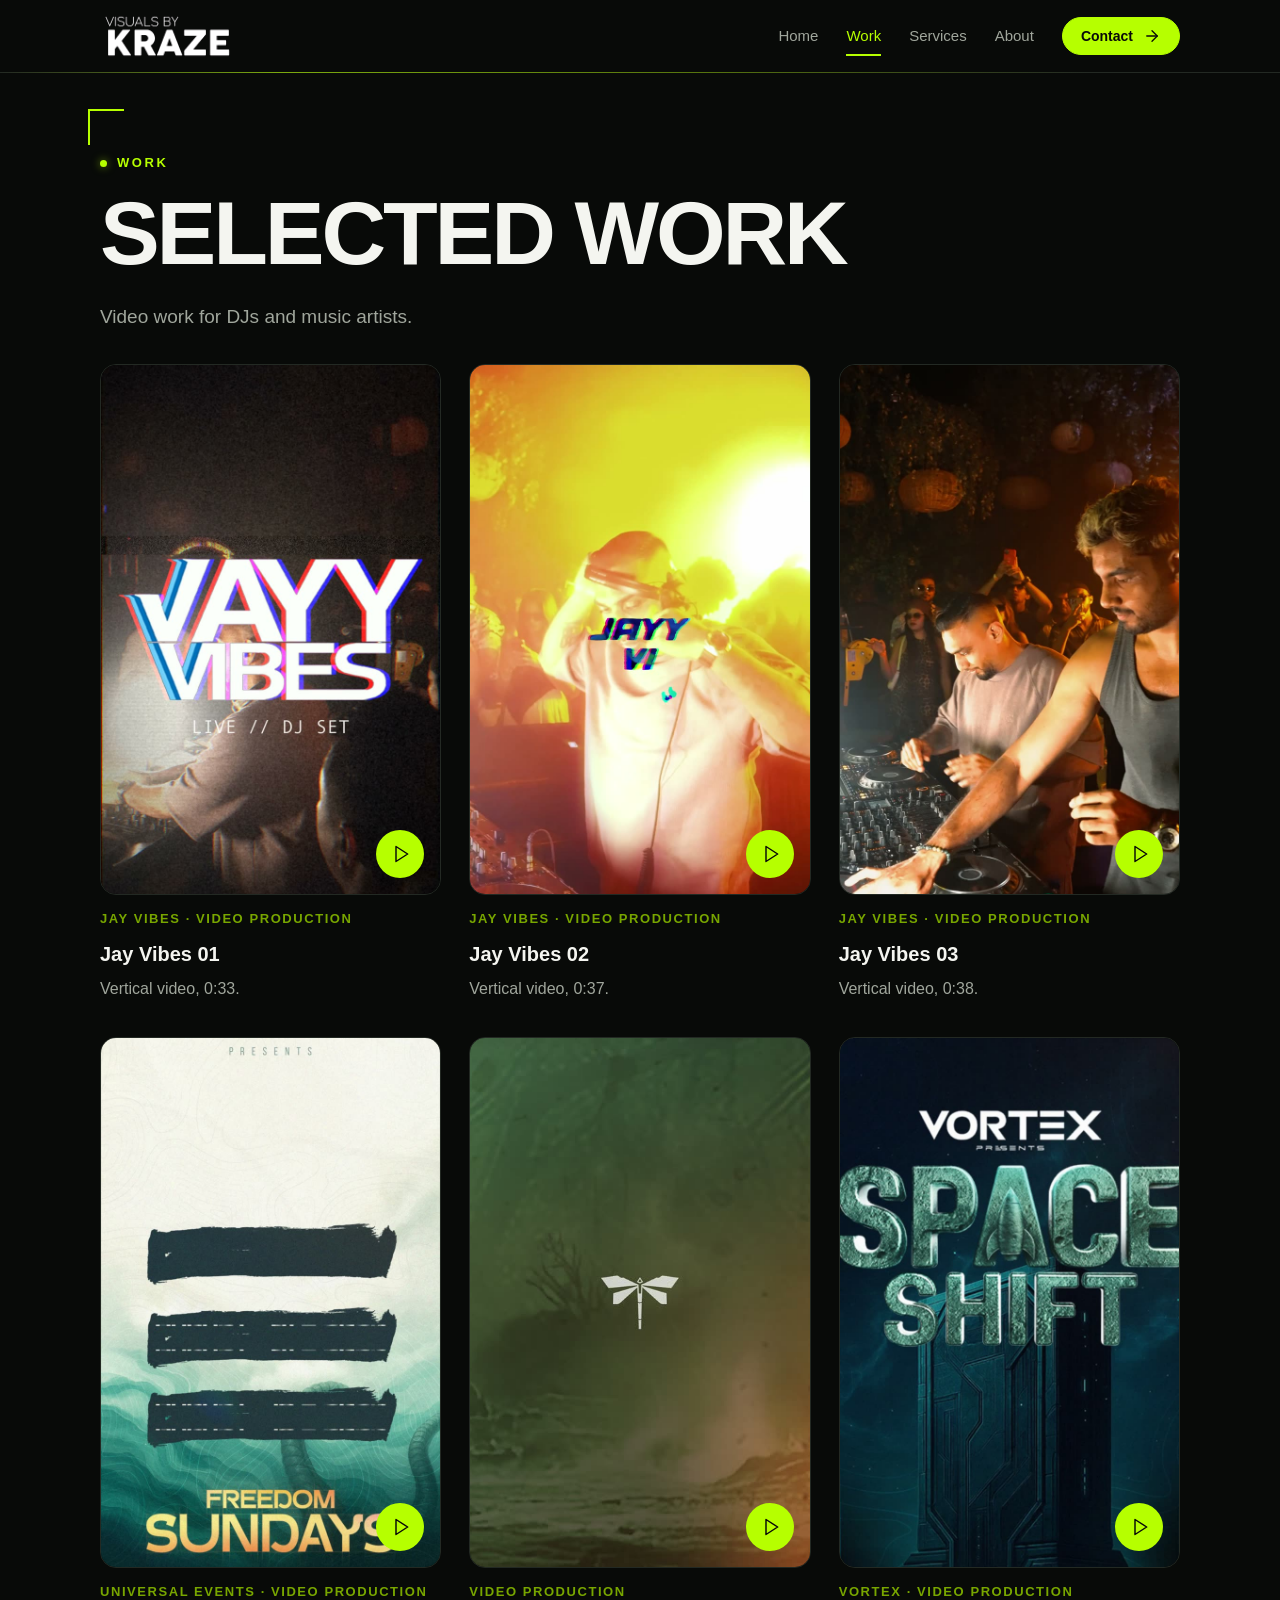
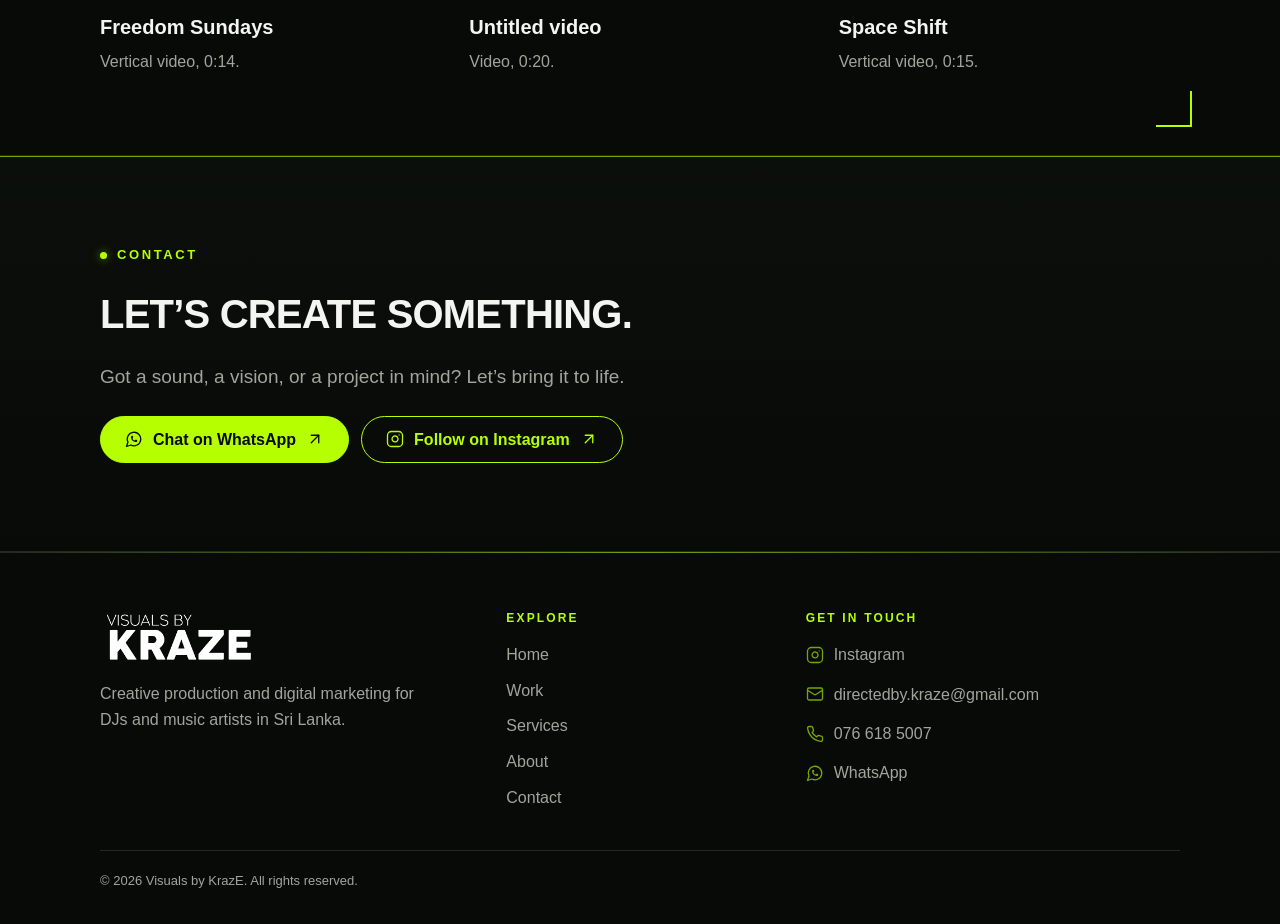
<file: work.html>
<!doctype html>
<html lang="en">
<head>
<meta charset="utf-8">
<meta name="viewport" content="width=device-width,initial-scale=1">
<meta name="theme-color" content="#080A08">
<title>Work | Visuals by KrazE</title>
<meta name="description" content="Video, social media and design projects from Visuals by KrazE for DJs and music artists in Sri Lanka.">
<link rel="canonical" href="https://kidhasia.github.io/kraze-website/work.html">
<meta property="og:type" content="website">
<meta property="og:site_name" content="Visuals by KrazE">
<meta property="og:title" content="Work | Visuals by KrazE">
<meta property="og:description" content="Video, social media and design projects from Visuals by KrazE for DJs and music artists in Sri Lanka.">
<meta property="og:url" content="https://kidhasia.github.io/kraze-website/work.html">
<meta property="og:image" content="https://kidhasia.github.io/kraze-website/images/kraze-logo.jpg">
<meta property="og:image:width" content="1080">
<meta property="og:image:height" content="1080">
<meta property="og:image:alt" content="Visuals by KrazE">
<meta name="twitter:card" content="summary">
<link rel="icon" type="image/png" sizes="32x32" href="images/favicon-32.png">
<link rel="icon" type="image/png" sizes="192x192" href="images/favicon-192.png">
<link rel="apple-touch-icon" href="images/apple-touch-icon.png">
<script>document.documentElement.className+=" js"</script>
<link rel="stylesheet" href="css/style.css">
</head>
<body>
<svg width="0" height="0" style="position:absolute" aria-hidden="true" focusable="false"><defs><symbol id="i-instagram" viewBox="0 0 24 24" fill="none" stroke="currentColor" stroke-width="1.75" stroke-linecap="round" stroke-linejoin="round"><rect width="20" height="20" x="2" y="2" rx="5" ry="5"/><path d="M16 11.37A4 4 0 1 1 12.63 8 4 4 0 0 1 16 11.37z"/><line x1="17.5" x2="17.51" y1="6.5" y2="6.5"/></symbol><symbol id="i-mail" viewBox="0 0 24 24" fill="none" stroke="currentColor" stroke-width="1.75" stroke-linecap="round" stroke-linejoin="round"><rect width="20" height="16" x="2" y="4" rx="2"/><path d="m22 7-8.97 5.7a1.94 1.94 0 0 1-2.06 0L2 7"/></symbol><symbol id="i-phone" viewBox="0 0 24 24" fill="none" stroke="currentColor" stroke-width="1.75" stroke-linecap="round" stroke-linejoin="round"><path d="M22 16.92v3a2 2 0 0 1-2.18 2 19.79 19.79 0 0 1-8.63-3.07 19.5 19.5 0 0 1-6-6 19.79 19.79 0 0 1-3.07-8.67A2 2 0 0 1 4.11 2h3a2 2 0 0 1 2 1.72 12.84 12.84 0 0 0 .7 2.81 2 2 0 0 1-.45 2.11L8.09 9.91a16 16 0 0 0 6 6l1.27-1.27a2 2 0 0 1 2.11-.45 12.84 12.84 0 0 0 2.81.7A2 2 0 0 1 22 16.92z"/></symbol><symbol id="i-whatsapp" viewBox="0 0 24 24" fill="none" stroke="currentColor" stroke-width="1.75" stroke-linecap="round" stroke-linejoin="round"><path d="M7.9 20A9 9 0 1 0 4 16.1L2 22Z"/><path d="M9 10a.5.5 0 0 0 1 0V9a.5.5 0 0 0-1 0v1a5 5 0 0 0 5 5h1a.5.5 0 0 0 0-1h-1a.5.5 0 0 0 0 1"/></symbol><symbol id="i-menu" viewBox="0 0 24 24" fill="none" stroke="currentColor" stroke-width="1.75" stroke-linecap="round" stroke-linejoin="round"><line x1="4" x2="20" y1="7" y2="7"/><line x1="4" x2="20" y1="12" y2="12"/><line x1="4" x2="20" y1="17" y2="17"/></symbol><symbol id="i-close" viewBox="0 0 24 24" fill="none" stroke="currentColor" stroke-width="1.75" stroke-linecap="round" stroke-linejoin="round"><path d="M18 6 6 18"/><path d="m6 6 12 12"/></symbol><symbol id="i-arrow-up-right" viewBox="0 0 24 24" fill="none" stroke="currentColor" stroke-width="1.75" stroke-linecap="round" stroke-linejoin="round"><path d="M7 7h10v10"/><path d="M7 17 17 7"/></symbol><symbol id="i-arrow-right" viewBox="0 0 24 24" fill="none" stroke="currentColor" stroke-width="1.75" stroke-linecap="round" stroke-linejoin="round"><path d="M5 12h14"/><path d="m12 5 7 7-7 7"/></symbol><symbol id="i-play" viewBox="0 0 24 24" fill="none" stroke="currentColor" stroke-width="1.75" stroke-linecap="round" stroke-linejoin="round"><polygon points="6 3 20 12 6 21 6 3"/></symbol><symbol id="i-camera" viewBox="0 0 24 24" fill="none" stroke="currentColor" stroke-width="1.75" stroke-linecap="round" stroke-linejoin="round"><path d="M14.5 4h-5L7 7H4a2 2 0 0 0-2 2v9a2 2 0 0 0 2 2h16a2 2 0 0 0 2-2V9a2 2 0 0 0-2-2h-3l-2.5-3z"/><circle cx="12" cy="13" r="3"/></symbol><symbol id="i-music" viewBox="0 0 24 24" fill="none" stroke="currentColor" stroke-width="1.75" stroke-linecap="round" stroke-linejoin="round"><path d="M9 18V5l12-2v13"/><circle cx="6" cy="18" r="3"/><circle cx="18" cy="16" r="3"/></symbol><symbol id="i-palette" viewBox="0 0 24 24" fill="none" stroke="currentColor" stroke-width="1.75" stroke-linecap="round" stroke-linejoin="round"><circle cx="13.5" cy="6.5" r=".5"/><circle cx="17.5" cy="10.5" r=".5"/><circle cx="8.5" cy="7.5" r=".5"/><circle cx="6.5" cy="12.5" r=".5"/><path d="M12 2C6.5 2 2 6.5 2 12s4.5 10 10 10c.926 0 1.648-.746 1.648-1.688 0-.437-.18-.835-.437-1.125-.29-.289-.438-.652-.438-1.125a1.64 1.64 0 0 1 1.668-1.668h1.996c3.051 0 5.555-2.503 5.555-5.554C21.965 6.012 17.461 2 12 2z"/></symbol><symbol id="i-share" viewBox="0 0 24 24" fill="none" stroke="currentColor" stroke-width="1.75" stroke-linecap="round" stroke-linejoin="round"><circle cx="18" cy="5" r="3"/><circle cx="6" cy="12" r="3"/><circle cx="18" cy="19" r="3"/><line x1="8.59" x2="15.42" y1="13.51" y2="17.49"/><line x1="15.41" x2="8.59" y1="6.51" y2="10.49"/></symbol><symbol id="i-video" viewBox="0 0 24 24" fill="none" stroke="currentColor" stroke-width="1.75" stroke-linecap="round" stroke-linejoin="round"><path d="m16 13 5.223 3.482a.5.5 0 0 0 .777-.416V7.87a.5.5 0 0 0-.752-.432L16 10.5"/><rect x="2" y="6" width="14" height="12" rx="2"/></symbol><symbol id="i-user" viewBox="0 0 24 24" fill="none" stroke="currentColor" stroke-width="1.75" stroke-linecap="round" stroke-linejoin="round"><path d="M19 21v-2a4 4 0 0 0-4-4H9a4 4 0 0 0-4 4v2"/><circle cx="12" cy="7" r="4"/></symbol><symbol id="i-send" viewBox="0 0 24 24" fill="none" stroke="currentColor" stroke-width="1.75" stroke-linecap="round" stroke-linejoin="round"><path d="m22 2-7 20-4-9-9-4Z"/><path d="M22 2 11 13"/></symbol><symbol id="i-message" viewBox="0 0 24 24" fill="none" stroke="currentColor" stroke-width="1.75" stroke-linecap="round" stroke-linejoin="round"><path d="M21 15a2 2 0 0 1-2 2H7l-4 4V5a2 2 0 0 1 2-2h14a2 2 0 0 1 2 2z"/></symbol><symbol id="i-check" viewBox="0 0 24 24" fill="none" stroke="currentColor" stroke-width="1.75" stroke-linecap="round" stroke-linejoin="round"><path d="M22 11.08V12a10 10 0 1 1-5.93-9.14"/><path d="m9 11 3 3L22 4"/></symbol><symbol id="i-alert" viewBox="0 0 24 24" fill="none" stroke="currentColor" stroke-width="1.75" stroke-linecap="round" stroke-linejoin="round"><circle cx="12" cy="12" r="10"/><line x1="12" x2="12" y1="8" y2="12"/><line x1="12" x2="12.01" y1="16" y2="16"/></symbol></defs></svg>
<a class="skip" href="#main">Skip to content</a>
<header class="site-header"><div class="wrap">
<a href="index.html" class="logo-link" aria-label="Visuals by KrazE, home"><span class="logo "><img src="images/kraze-logo.jpg" width="1080" height="1080" alt="Visuals by KrazE" fetchpriority="high"></span></a>
<button class="menu-btn" type="button" aria-label="Open menu" aria-expanded="false" aria-controls="nav"><svg class="icon i-menu" aria-hidden="true" focusable="false"><use href="#i-menu"/></svg><svg class="icon i-close" aria-hidden="true" focusable="false"><use href="#i-close"/></svg></button>
<nav class="nav" id="nav" aria-label="Main"><a href="index.html">Home</a><a href="work.html" aria-current="page">Work</a><a href="services.html">Services</a><a href="about.html">About</a><a class="btn btn--sm" href="contact.html">Contact<svg class="icon" aria-hidden="true" focusable="false"><use href="#i-arrow-right"/></svg></a><ul class="nav-social" aria-label="Contact quick links"><li><a href="https://wa.me/94766185007" target="_blank" rel="noopener noreferrer" aria-label="Chat on WhatsApp (opens in a new tab)"><svg class="icon" aria-hidden="true" focusable="false"><use href="#i-whatsapp"/></svg></a></li><li><a href="https://www.instagram.com/directedby.kraze?vrfl=dHNtbHY2YWUxbzRq" target="_blank" rel="noopener noreferrer" aria-label="Follow on Instagram (opens in a new tab)"><svg class="icon" aria-hidden="true" focusable="false"><use href="#i-instagram"/></svg></a></li><li><a href="mailto:directedby.kraze@gmail.com" aria-label="Email directedby.kraze@gmail.com"><svg class="icon" aria-hidden="true" focusable="false"><use href="#i-mail"/></svg></a></li><li><a href="tel:+94766185007" aria-label="Call 076 618 5007"><svg class="icon" aria-hidden="true" focusable="false"><use href="#i-phone"/></svg></a></li></ul></nav>
</div></header>
<main id="main" tabindex="-1">
<section class="hero hero--sm"><div class="wrap">
<p class="eyebrow">Work</p><h1>Selected work</h1>
<p class="lead">Video work for DJs and music artists.</p>


<p class="sr-only" id="filter-status" role="status" aria-live="polite"></p>
<ul class="projects" id="projects"><li class="project reveal" style="--d:0s" data-category="Video production"><article><div class="project-media"><img src="media/jay-vibes-01.jpg" width="720" height="1280" alt="Cover frame from Jay Vibes 01" loading="lazy"><video class="preview" src="media/jay-vibes-01-preview.mp4" muted loop playsinline preload="none" aria-hidden="true" tabindex="-1"></video><button type="button" class="media-hit play" data-video="media/jay-vibes-01.mp4" data-poster="media/jay-vibes-01.jpg" data-title="Jay Vibes 01" data-cursor="Play" aria-label="Play video: Jay Vibes 01"><span class="play-icon"><svg class="icon" aria-hidden="true" focusable="false"><use href="#i-play"/></svg></span></button></div><p class="tag">Jay Vibes &middot; Video production</p><h3>Jay Vibes 01</h3><p>Vertical video, 0:33.</p></article></li><li class="project reveal" style="--d:0s" data-category="Video production"><article><div class="project-media"><img src="media/jay-vibes-02.jpg" width="720" height="1280" alt="Cover frame from Jay Vibes 02" loading="lazy"><video class="preview" src="media/jay-vibes-02-preview.mp4" muted loop playsinline preload="none" aria-hidden="true" tabindex="-1"></video><button type="button" class="media-hit play" data-video="media/jay-vibes-02.mp4" data-poster="media/jay-vibes-02.jpg" data-title="Jay Vibes 02" data-cursor="Play" aria-label="Play video: Jay Vibes 02"><span class="play-icon"><svg class="icon" aria-hidden="true" focusable="false"><use href="#i-play"/></svg></span></button></div><p class="tag">Jay Vibes &middot; Video production</p><h3>Jay Vibes 02</h3><p>Vertical video, 0:37.</p></article></li><li class="project reveal" style="--d:0s" data-category="Video production"><article><div class="project-media"><img src="media/jay-vibes-03.jpg" width="720" height="1280" alt="Cover frame from Jay Vibes 03" loading="lazy"><video class="preview" src="media/jay-vibes-03-preview.mp4" muted loop playsinline preload="none" aria-hidden="true" tabindex="-1"></video><button type="button" class="media-hit play" data-video="media/jay-vibes-03.mp4" data-poster="media/jay-vibes-03.jpg" data-title="Jay Vibes 03" data-cursor="Play" aria-label="Play video: Jay Vibes 03"><span class="play-icon"><svg class="icon" aria-hidden="true" focusable="false"><use href="#i-play"/></svg></span></button></div><p class="tag">Jay Vibes &middot; Video production</p><h3>Jay Vibes 03</h3><p>Vertical video, 0:38.</p></article></li><li class="project reveal" style="--d:0s" data-category="Video production"><article><div class="project-media"><img src="media/others-01.jpg" width="720" height="1280" alt="Cover frame from Freedom Sundays" loading="lazy"><video class="preview" src="media/others-01-preview.mp4" muted loop playsinline preload="none" aria-hidden="true" tabindex="-1"></video><button type="button" class="media-hit play" data-video="media/others-01.mp4" data-poster="media/others-01.jpg" data-title="Freedom Sundays" data-cursor="Play" aria-label="Play video: Freedom Sundays"><span class="play-icon"><svg class="icon" aria-hidden="true" focusable="false"><use href="#i-play"/></svg></span></button></div><p class="tag">Universal Events &middot; Video production</p><h3>Freedom Sundays</h3><p>Vertical video, 0:14.</p></article></li><li class="project reveal" style="--d:0s" data-category="Video production"><article><div class="project-media"><img src="media/others-02.jpg" width="720" height="782" alt="Cover frame from Untitled video" loading="lazy"><video class="preview" src="media/others-02-preview.mp4" muted loop playsinline preload="none" aria-hidden="true" tabindex="-1"></video><button type="button" class="media-hit play" data-video="media/others-02.mp4" data-poster="media/others-02.jpg" data-title="Untitled video" data-cursor="Play" aria-label="Play video: Untitled video"><span class="play-icon"><svg class="icon" aria-hidden="true" focusable="false"><use href="#i-play"/></svg></span></button></div><p class="tag">Video production</p><h3>Untitled video</h3><p>Video, 0:20.</p></article></li><li class="project reveal" style="--d:0s" data-category="Video production"><article><div class="project-media"><img src="media/others-03.jpg" width="720" height="1280" alt="Cover frame from Space Shift" loading="lazy"><video class="preview" src="media/others-03-preview.mp4" muted loop playsinline preload="none" aria-hidden="true" tabindex="-1"></video><button type="button" class="media-hit play" data-video="media/others-03.mp4" data-poster="media/others-03.jpg" data-title="Space Shift" data-cursor="Play" aria-label="Play video: Space Shift"><span class="play-icon"><svg class="icon" aria-hidden="true" focusable="false"><use href="#i-play"/></svg></span></button></div><p class="tag">Vortex &middot; Video production</p><h3>Space Shift</h3><p>Vertical video, 0:15.</p></article></li></ul>
<p class="empty" id="empty" hidden>No projects in this category yet.</p>
</div></section>
<dialog id="player" aria-label="Video player"><button type="button" class="player-close" aria-label="Close video"><svg class="icon" aria-hidden="true" focusable="false"><use href="#i-close"/></svg></button><video controls playsinline preload="none"></video></dialog>
<section class="band"><div class="wrap reveal"><p class="eyebrow">Contact</p><h2>Let&rsquo;s create something.</h2><p class="lead">Got a sound, a vision, or a project in mind? Let&rsquo;s bring it to life.</p><div class="actions"><a class="btn" href="https://wa.me/94766185007" target="_blank" rel="noopener noreferrer"><svg class="icon" aria-hidden="true" focusable="false"><use href="#i-whatsapp"/></svg>Chat on WhatsApp<svg class="icon" aria-hidden="true" focusable="false"><use href="#i-arrow-up-right"/></svg><span class="sr-only"> (opens in a new tab)</span></a><a class="btn btn--ghost" href="https://www.instagram.com/directedby.kraze?vrfl=dHNtbHY2YWUxbzRq" target="_blank" rel="noopener noreferrer"><svg class="icon" aria-hidden="true" focusable="false"><use href="#i-instagram"/></svg>Follow on Instagram<svg class="icon" aria-hidden="true" focusable="false"><use href="#i-arrow-up-right"/></svg><span class="sr-only"> (opens in a new tab)</span></a></div></div></section>
</main>
<footer class="site-footer"><div class="wrap">
<div class="footer-grid">
<div class="footer-brand"><a href="index.html" class="logo-link" aria-label="Visuals by KrazE, home"><span class="logo logo--footer"><img src="images/kraze-logo.jpg" width="1080" height="1080" alt="Visuals by KrazE" loading="lazy"></span></a><p>Creative production and digital marketing for DJs and music artists in Sri Lanka.</p></div>
<nav aria-label="Footer"><p class="foot-h">Explore</p><ul class="footer-list"><li><a href="index.html">Home</a></li><li><a href="work.html">Work</a></li><li><a href="services.html">Services</a></li><li><a href="about.html">About</a></li><li><a href="contact.html">Contact</a></li></ul></nav>
<div><p class="foot-h">Get in touch</p><ul class="footer-list footer-list--icons"><li><a href="https://www.instagram.com/directedby.kraze?vrfl=dHNtbHY2YWUxbzRq" target="_blank" rel="noopener noreferrer"><svg class="icon" aria-hidden="true" focusable="false"><use href="#i-instagram"/></svg>Instagram<span class="sr-only"> (opens in a new tab)</span></a></li><li><a href="mailto:directedby.kraze@gmail.com"><svg class="icon" aria-hidden="true" focusable="false"><use href="#i-mail"/></svg>directedby.kraze@gmail.com</a></li><li><a href="tel:+94766185007"><svg class="icon" aria-hidden="true" focusable="false"><use href="#i-phone"/></svg>076 618 5007</a></li><li><a href="https://wa.me/94766185007" target="_blank" rel="noopener noreferrer"><svg class="icon" aria-hidden="true" focusable="false"><use href="#i-whatsapp"/></svg>WhatsApp<span class="sr-only"> (opens in a new tab)</span></a></li></ul></div>
</div>
<div class="copy">&copy; <span data-year>2026</span> Visuals by KrazE. All rights reserved.</div>
</div></footer>
<script src="js/nav.js" defer></script><script src="js/fx.js" defer></script><script src="js/work.js" defer></script>
</body>
</html>
</file>
<file: css/style.css>
/* Visuals by KrazE: nightlife neon-lime theme. Plain CSS, no dependencies. */
:root{
  --bg:#080A08;--surface:#111411;--surface-2:#0C0F0C;
  --accent:#B6FF00;--accent-2:#78A600;
  --fg:#F4F5F0;--muted:#A0A69C;--line:#232923;--line-2:#2F372F;--danger:#FF8A8A;
  --glow:0 0 0 1px rgba(182,255,0,.4),0 0 22px rgba(182,255,0,.12);
  --max:1120px;--hdr:72px;--ease:cubic-bezier(.2,.7,.2,1)
}
*{box-sizing:border-box}
html{scroll-behavior:smooth}
body{margin:0;background:var(--bg);color:var(--fg);font:16px/1.6 -apple-system,BlinkMacSystemFont,"Segoe UI",Helvetica,Arial,sans-serif}
::selection{background:var(--accent);color:#080A08}
a{color:inherit;text-decoration:none}
.wrap{max-width:var(--max);margin:0 auto;padding:0 20px}
.sr-only{position:absolute;width:1px;height:1px;margin:-1px;padding:0;overflow:hidden;clip:rect(0 0 0 0);white-space:nowrap;border:0}
[hidden]{display:none!important}
main:focus{outline:none}
:focus-visible{outline:2px solid var(--accent);outline-offset:3px;border-radius:4px}
.skip{position:absolute;left:12px;top:-60px;z-index:100;background:var(--accent);color:#080A08;padding:10px 16px;border-radius:8px;font-weight:700}
.skip:focus{top:12px}

/* Icons: Lucide-style outline SVGs from the inline sprite */
.icon{width:1.25em;height:1.25em;flex:none;display:inline-block;vertical-align:-.22em}

/* Logo: original JPG, never edited. CSS crops the empty margin (text band x258-818, y440-640 of 1080px).
   mix-blend-mode:lighten turns the JPG's pure-black background into the page colour, so no black box shows. */
.logo{display:block;flex:none;height:var(--logo-h,48px);aspect-ratio:560/200;overflow:hidden}
.logo img{display:block;max-width:none;width:calc(1080/560*100%);height:auto;margin-left:calc(-258/560*100%);margin-top:calc(-440/560*100%);mix-blend-mode:lighten}
.logo--footer{--logo-h:56px}

/* Header */
.site-header{position:sticky;top:0;z-index:50;background:var(--bg);border-bottom:1px solid var(--line);transition:transform .35s var(--ease)}
.site-header::after{content:"";position:absolute;left:0;right:0;bottom:-1px;height:1px;background:linear-gradient(90deg,transparent,var(--accent) 22%,var(--accent-2) 55%,transparent 85%);opacity:.6;pointer-events:none}
.site-header.is-hidden{transform:translateY(-100%)}
.site-header .wrap{display:flex;align-items:center;justify-content:space-between;height:var(--hdr)}
.nav{display:flex;gap:28px;align-items:center}
.nav>a:not(.btn){position:relative;color:var(--muted);font-size:15px;padding:6px 0;transition:color .25s}
.nav>a:not(.btn)::after{content:"";position:absolute;left:0;right:0;bottom:-2px;height:2px;background:var(--accent-2);transform:scaleX(0);transform-origin:left;transition:transform .25s var(--ease)}
.nav>a:not(.btn):hover{color:var(--fg)}
.nav>a:not(.btn):hover::after{transform:scaleX(1)}
.nav>a[aria-current=page]:not(.btn){color:var(--accent)}
.nav>a[aria-current=page]:not(.btn)::after{transform:scaleX(1);background:var(--accent)}
.nav-social{display:none;list-style:none;margin:0;padding:0}
.menu-btn{display:none;background:none;border:1px solid var(--line-2);border-radius:12px;color:var(--fg);width:44px;height:44px;cursor:pointer;padding:0;place-items:center;transition:border-color .25s,color .25s}
.menu-btn:hover{border-color:var(--accent);color:var(--accent)}
.menu-btn .icon{width:24px;height:24px}
.menu-btn .i-close{display:none}
.menu-open .menu-btn .i-menu{display:none}
.menu-open .menu-btn .i-close{display:inline-block}

/* Buttons */
.btn{display:inline-flex;align-items:center;justify-content:center;gap:10px;padding:13px 24px;border:1px solid var(--accent);border-radius:999px;font:inherit;font-weight:700;line-height:1.2;background:var(--accent);color:#080A08!important;cursor:pointer;transition:box-shadow .25s,background .25s,transform .25s var(--ease)}
.btn:hover{box-shadow:var(--glow);background:#C9FF3D}
.btn .icon{width:18px;height:18px;transition:transform .25s var(--ease)}
.btn:hover .icon[class*=arrow]{transform:translateX(3px)}
.btn:hover .icon:has(use[href="#i-arrow-up-right"]){transform:translate(2px,-2px)}
.btn--ghost{background:transparent;color:var(--accent)!important}
.btn--ghost:hover{background:rgba(182,255,0,.08)}
.btn--sm{padding:9px 18px;font-size:14px}
.btn:focus-visible{outline-offset:4px;border-radius:999px}
button.btn{justify-self:start}
button.btn:disabled{opacity:.6;cursor:not-allowed;box-shadow:none}
.nav>a[aria-current=page].btn{box-shadow:var(--glow)}
.text-link{display:inline-flex;align-items:center;gap:6px;color:var(--accent);text-decoration:underline;text-underline-offset:4px;text-decoration-thickness:1px;transition:opacity .2s}
.text-link .icon{width:16px;height:16px;transition:transform .25s var(--ease)}
.text-link:hover{opacity:.85}
.text-link:hover .icon{transform:translateX(3px)}

/* Type + sections */
main section{padding:88px 0;border-bottom:1px solid var(--line)}
.hero{position:relative;overflow:hidden;padding:120px 0 96px}
.hero--sm{padding:80px 0 72px}
.hero .wrap{position:relative;z-index:1}
.eyebrow{display:flex;align-items:center;gap:10px;color:var(--accent);letter-spacing:.2em;text-transform:uppercase;font-size:13px;font-weight:600;margin:0 0 16px}
.eyebrow::before{content:"";flex:none;width:7px;height:7px;border-radius:50%;background:var(--accent);box-shadow:0 0 8px rgba(182,255,0,.55)}
h1{font-size:clamp(40px,7vw,80px);line-height:1.05;margin:0 0 24px}
h2{font-size:clamp(28px,4vw,40px);margin:0 0 16px;text-transform:uppercase;font-weight:900;letter-spacing:-.02em}
.hero h1,.hero--sm h1{text-transform:uppercase;font-weight:900;letter-spacing:-.035em;line-height:.98}
.hero h1{font-size:clamp(44px,9vw,128px)}
.hero--sm h1{font-size:clamp(40px,7vw,96px)}
p.lead{color:var(--muted);font-size:19px;max-width:640px;margin:0 0 32px}
.actions{display:flex;gap:12px;flex-wrap:wrap}
.more{margin:28px 0 0}
.h3{font-size:20px}
code{background:var(--surface);padding:2px 6px;border-radius:6px;font-size:.9em}
/* hero corner-line details */
.hero .wrap::before,.hero .wrap::after{content:"";position:absolute;width:34px;height:34px;border:0 solid var(--accent);pointer-events:none}
.hero .wrap::before{left:8px;top:-44px;border-top-width:2px;border-left-width:2px}
.hero .wrap::after{right:8px;bottom:-44px;border-bottom-width:2px;border-right-width:2px}
.hero-word{position:absolute;right:-2%;bottom:-6%;z-index:0;font-weight:900;font-size:clamp(120px,26vw,380px);line-height:.8;letter-spacing:-.05em;color:transparent;-webkit-text-stroke:1px rgba(182,255,0,.16);user-select:none;pointer-events:none;transform:translateY(calc(var(--py,0)*-40px))}

/* Marquee */
.marquee{overflow:hidden;background:var(--accent);color:#080A08;padding:18px 0;white-space:nowrap}
.marquee-track{display:inline-flex;animation:marq 28s linear infinite}
.marquee:hover .marquee-track{animation-play-state:paused}
.marquee span{font-weight:900;text-transform:uppercase;font-size:clamp(20px,3.4vw,40px);letter-spacing:-.01em;padding-right:1.2em}
.marquee span::after{content:"\2726";padding-left:1.2em;font-size:.6em;vertical-align:.15em}
@keyframes marq{to{transform:translateX(-50%)}}

/* Cards */
.grid{display:grid;grid-template-columns:repeat(auto-fit,minmax(260px,1fr));gap:20px;margin-top:40px}
.card{position:relative;background:var(--surface);border:1px solid var(--line);border-radius:16px;padding:28px;transition:translate .3s var(--ease),border-color .25s,box-shadow .25s,background .25s}
.card h3{margin:0 0 8px}.card p{margin:0;color:var(--muted)}
.card::before{content:"";position:absolute;top:-1px;left:-1px;width:22px;height:22px;border-top:2px solid var(--accent);border-left:2px solid var(--accent);border-top-left-radius:16px;opacity:0;transition:opacity .25s}
.icon-box{display:grid;place-items:center;width:48px;height:48px;border-radius:12px;border:1px solid var(--line-2);color:var(--accent);margin-bottom:18px;transition:border-color .25s,box-shadow .25s}
.icon-box .icon{width:24px;height:24px}
@media(hover:hover){
  .card:hover{translate:0 -6px;border-color:var(--accent-2);box-shadow:var(--glow);background:#141814}
  .card:hover::before{opacity:1}
  .card:hover .icon-box{border-color:var(--accent);box-shadow:0 0 14px rgba(182,255,0,.18)}
}
.ticks{list-style:none;margin:16px 0 0;padding:0;display:grid;gap:6px}
.ticks li{padding-left:22px;position:relative;color:var(--muted)}
.ticks li::before{content:"";position:absolute;left:0;top:.72em;width:10px;height:2px;background:var(--accent)}
.steps{list-style:none;margin:40px 0 0;padding:0;display:grid;grid-template-columns:repeat(auto-fit,minmax(220px,1fr));gap:20px}
.step{position:relative;border-top:1px solid var(--line-2);padding-top:16px}
.step::before{content:"";position:absolute;left:0;top:-1px;width:36px;height:2px;background:var(--accent)}
.step h3{margin:8px 0}.step p{margin:0;color:var(--muted)}
.step-n{display:block;font-size:14px;color:var(--accent);letter-spacing:.15em;font-weight:600}
.band{background:linear-gradient(180deg,#0B0F0A,var(--bg));border-top:1px solid var(--accent-2)}
.band .lead{margin-bottom:24px}
.notice{border:1px dashed var(--accent-2);border-radius:12px;padding:14px 18px;color:var(--muted);margin:24px 0}
.notice strong{color:var(--fg)}

/* Portfolio */
.filters{display:flex;gap:10px;flex-wrap:wrap;margin:32px 0 24px}
.chip{background:transparent;color:var(--fg);border:1px solid var(--line-2);border-radius:999px;padding:10px 18px;font:inherit;font-size:15px;cursor:pointer;min-height:44px;transition:border-color .25s,background .25s,color .25s}
.chip:hover{border-color:var(--accent)}
.chip[aria-pressed=true]{background:var(--accent);color:#080A08;border-color:var(--accent);font-weight:700}
.chip[aria-pressed=true]::before{content:"\2713\00a0"}
.projects{list-style:none;margin:0;padding:0;display:grid;grid-template-columns:repeat(auto-fill,minmax(300px,1fr));gap:28px}
.projects--feat{grid-template-columns:repeat(auto-fill,minmax(260px,1fr))}
.project article{height:100%}
.project-media{position:relative;aspect-ratio:9/14;border-radius:16px;overflow:hidden;border:1px solid var(--line);background:var(--surface);margin-bottom:14px;transition:border-color .25s,box-shadow .25s}
.project-media::before,.project-media::after{content:"";position:absolute;z-index:1;width:26px;height:26px;border:0 solid var(--accent);opacity:0;transition:opacity .25s;pointer-events:none}
.project-media::before{left:10px;top:10px;border-top-width:2px;border-left-width:2px}
.project-media::after{right:10px;bottom:10px;border-bottom-width:2px;border-right-width:2px}
.project-media img,.project-media video{width:100%;height:100%;object-fit:cover;display:block;transition:transform .7s var(--ease)}
.project-media video{position:absolute;inset:0}
.preview{opacity:0;transition:opacity .35s}
.ph-media{height:100%;display:grid;place-items:center;text-align:center;color:#6f776b;background:repeating-linear-gradient(135deg,#0C0F0C 0 14px,#111411 14px 28px)}
.badge{position:absolute;top:12px;left:12px;z-index:3;background:var(--bg);color:var(--accent);border:1px dashed var(--accent);font-size:12px;font-weight:700;letter-spacing:.06em;text-transform:uppercase;padding:4px 10px;border-radius:999px}
.media-hit{position:absolute;inset:0;z-index:2;display:block;width:100%;height:100%;background:transparent;border:0;padding:0;cursor:pointer;border-radius:inherit}
.media-hit:focus-visible{outline:3px solid var(--accent);outline-offset:-6px}
.play-icon{position:absolute;right:16px;bottom:16px;width:48px;height:48px;border-radius:50%;background:var(--accent);color:#080A08;display:grid;place-items:center;transition:transform .25s var(--ease),box-shadow .25s}
.play-icon .icon{width:20px;height:20px;margin-left:2px}
.go-icon{position:absolute;right:16px;top:16px;width:40px;height:40px;border-radius:50%;border:1px solid var(--accent);color:var(--accent);background:rgba(8,10,8,.65);display:grid;place-items:center}
.go-icon .icon{width:18px;height:18px}
.tag{margin:0 0 4px;color:var(--accent-2);font-size:13px;font-weight:600;letter-spacing:.12em;text-transform:uppercase}
.project h3{margin:0 0 6px;font-size:20px;transition:letter-spacing .3s}.project p{margin:0 0 8px}.project p:not(.tag){color:var(--muted)}
.empty{color:var(--muted)}
@media(hover:hover){
  .project:hover .project-media{border-color:var(--accent-2);box-shadow:var(--glow)}
  .project:hover .project-media::before,.project:hover .project-media::after{opacity:1}
  .project:hover .project-media img,.project:hover .project-media video{transform:scale(1.07)}
  .project:hover .preview{opacity:1}
  .project:hover h3{letter-spacing:.01em}
  .project:hover .play-icon{transform:scale(1.1);box-shadow:0 0 18px rgba(182,255,0,.35)}
}
dialog#player{border:1px solid var(--accent-2);padding:0;background:#000;color:var(--fg);max-width:min(92vw,560px);width:100%;border-radius:16px;overflow:hidden;box-shadow:var(--glow)}
dialog#player::backdrop{background:rgba(4,6,4,.9)}
dialog#player video{display:block;width:100%;max-height:86vh;background:#000}
.player-close{position:absolute;top:10px;right:10px;z-index:3;width:44px;height:44px;border-radius:50%;border:1px solid var(--accent);background:var(--accent);color:#080A08;display:grid;place-items:center;cursor:pointer;padding:0}
.player-close .icon{width:22px;height:22px}

/* Contact */
.contact-grid{display:grid;grid-template-columns:minmax(0,1.4fr) minmax(0,1fr);gap:56px;align-items:start}
.contact-grid aside{padding-top:84px}
.contact-list{list-style:none;margin:0;padding:0;display:grid;gap:12px}
.contact-row{position:relative;display:flex;align-items:center;gap:16px;padding:14px 16px;background:var(--surface);border:1px solid var(--line);border-radius:14px;transition:border-color .25s,box-shadow .25s,background .25s}
.ci{display:grid;place-items:center;flex:none;width:44px;height:44px;border-radius:12px;border:1px solid var(--line-2);color:var(--accent);transition:border-color .25s}
.ci .icon{width:22px;height:22px}
.cr-text{min-width:0}
.cr-kick{display:block;font-size:12px;letter-spacing:.12em;text-transform:uppercase;color:var(--muted)}
.cr-val{display:block;font-weight:600;overflow-wrap:break-word}
.cr-sub{display:block;font-size:13px;color:var(--muted)}
.cr-go{margin-left:auto;color:var(--muted);transition:color .25s,transform .25s var(--ease)}
a.contact-row:hover{border-color:var(--accent);box-shadow:var(--glow);background:#141814}
a.contact-row:hover .ci{border-color:var(--accent)}
a.contact-row:hover .cr-go{color:var(--accent);transform:translateX(3px)}
form{display:grid;gap:16px;max-width:560px;margin-top:32px}
label{display:grid;gap:6px;color:var(--muted);font-size:14px}
.lbl{display:flex;align-items:center;gap:8px}
.lbl .icon{width:16px;height:16px;color:var(--accent)}
input,textarea{background:var(--surface);border:1px solid var(--line-2);border-radius:10px;padding:12px 14px;color:var(--fg);font:inherit;transition:border-color .25s,box-shadow .25s}
input:hover,textarea:hover{border-color:var(--accent-2)}
input:focus,textarea:focus{outline:2px solid var(--accent);outline-offset:1px;border-color:var(--accent)}
label .err{display:flex;align-items:center;gap:6px;color:var(--danger);font-size:14px}
label .err::before{content:"!";display:inline-grid;place-items:center;flex:none;width:16px;height:16px;border:1.5px solid currentColor;border-radius:50%;font-size:11px;font-weight:700;line-height:1}
[aria-invalid=true]{border-color:var(--danger)}
.hp{position:absolute;left:-9999px;width:1px;height:1px;overflow:hidden}
.status{display:flex;gap:10px;align-items:flex-start;margin-top:20px;padding:16px 18px;border-radius:12px;border:1px solid var(--line);max-width:560px}
.status .icon{margin-top:3px}
.status--success{border-color:var(--accent);color:var(--accent);box-shadow:var(--glow)}
.status--error{border-color:var(--danger);color:#FFB0B0}
.status--info{color:var(--muted)}

/* Footer */
.site-footer{position:relative;padding:56px 0 32px;background:var(--bg);border-top:1px solid var(--line)}
.site-footer::before{content:"";position:absolute;left:0;right:0;top:-1px;height:1px;background:linear-gradient(90deg,transparent,var(--accent-2) 30%,var(--accent) 50%,var(--accent-2) 70%,transparent);opacity:.55}
.footer-grid{display:grid;grid-template-columns:1.4fr 1fr 1.4fr;gap:32px;align-items:start}
.footer-brand p{color:var(--muted);max-width:320px;margin:16px 0 0}
.foot-h{margin:0 0 14px;font-size:12px;font-weight:700;letter-spacing:.18em;text-transform:uppercase;color:var(--accent)}
.footer-list{list-style:none;margin:0;padding:0;display:grid;gap:10px;color:var(--muted)}
.footer-list a{transition:color .2s}
.footer-list a:hover{color:var(--fg)}
.footer-list--icons a{display:inline-flex;align-items:center;gap:10px;overflow-wrap:anywhere}
.footer-list--icons .icon{width:18px;height:18px;color:var(--accent-2);transition:color .2s}
.footer-list--icons a:hover .icon{color:var(--accent)}
.copy{margin-top:40px;padding-top:20px;border-top:1px solid var(--line);color:var(--muted);font-size:13px}

/* Interactive layer */
.js .reveal{opacity:0;transform:translateY(36px);transition:opacity .8s var(--ease) var(--d,0s),transform .8s var(--ease) var(--d,0s)}
.js .reveal.in{opacity:1;transform:none}
.js .card.reveal{transition:opacity .8s var(--ease) var(--d,0s),transform .8s var(--ease) var(--d,0s),translate .3s var(--ease),border-color .25s,box-shadow .25s,background .25s}
.cursor{position:fixed;left:0;top:0;z-index:200;pointer-events:none;width:10px;height:10px;margin:-5px 0 0 -5px;border-radius:50%;background:var(--accent);display:grid;place-items:center;transition:width .25s,height .25s,margin .25s,opacity .2s;opacity:0}
.cursor.on{opacity:1}
.cursor.big{width:88px;height:88px;margin:-44px 0 0 -44px;box-shadow:0 0 24px rgba(182,255,0,.3)}
.cursor span{font-size:12px;font-weight:800;letter-spacing:.08em;text-transform:uppercase;color:#080A08;opacity:0;transition:opacity .2s}
.cursor.big span{opacity:1}

@media(max-width:768px){
  :root{--hdr:64px}
  .menu-btn{display:grid}
  .nav{position:fixed;inset:var(--hdr) 0 0 0;background:var(--bg);flex-direction:column;align-items:flex-start;gap:0;padding:12px 20px;transform:translateX(100%);visibility:hidden;transition:transform .25s,visibility .25s;overflow-y:auto}
  .menu-open .nav{transform:none;visibility:visible}
  .nav>a:not(.btn){width:100%;padding:18px 0 18px 14px;font-size:22px;color:var(--fg);border-bottom:1px solid var(--line)}
  .nav>a:not(.btn)::after{left:0;right:auto;top:18px;bottom:18px;width:3px;height:auto;transform:scaleY(0);transform-origin:top}
  .nav>a:not(.btn):hover::after,.nav>a[aria-current=page]:not(.btn)::after{transform:scaleY(1)}
  .nav .btn{width:auto;margin-top:24px;padding:14px 28px;font-size:18px}
  .nav-social{display:flex;gap:12px;margin-top:28px}
  .nav-social a{display:grid;place-items:center;width:48px;height:48px;border-radius:50%;border:1px solid var(--accent-2);color:var(--accent);transition:background .25s,border-color .25s}
  .nav-social a:hover{background:rgba(182,255,0,.1);border-color:var(--accent)}
  .nav-social .icon{width:22px;height:22px}
  .logo{--logo-h:40px}
  main section{padding:56px 0}
  .hero{padding:72px 0 64px}
  .hero--sm{padding:56px 0 48px}
  .hero .wrap::before{top:-30px;width:24px;height:24px}
  .hero .wrap::after{bottom:-30px;width:24px;height:24px}
  .hero-word{opacity:.7}
  .marquee{padding:12px 0}
  .contact-grid{grid-template-columns:1fr;gap:32px}
  .contact-grid aside{padding-top:0}
  .contact-row{gap:12px;padding:12px 14px}
  .ci{width:40px;height:40px}
  .cr-val{font-size:15px}
  .footer-grid{grid-template-columns:1fr}
}
@media(prefers-reduced-motion:reduce){
  *,*::before,*::after{transition:none!important;animation:none!important;scroll-behavior:auto!important}
  .js .reveal{opacity:1;transform:none}
  .hero-word{transform:none}
  .site-header.is-hidden{transform:none}
}
</file>
